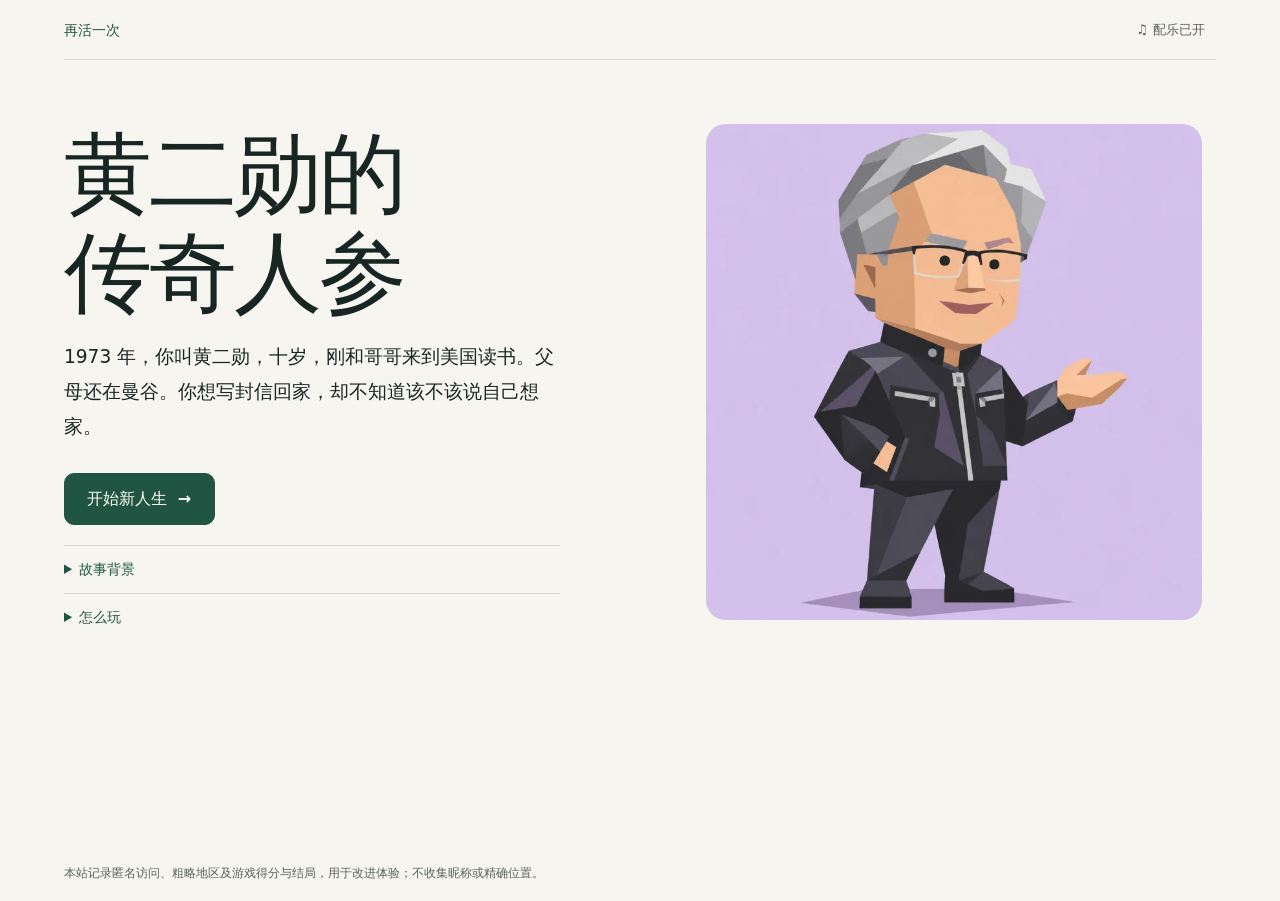
<file: index.html>
<!doctype html>
<html lang="zh-CN">
<head>
  <meta charset="utf-8">
  <meta name="viewport" content="width=device-width, initial-scale=1, viewport-fit=cover">
  <meta name="theme-color" content="#f7f5ef">
  <meta name="description" content="你叫黄二勋，从十岁开始，经历读书、打工、恋爱和成家。十六站，走到2036年。每次由你来选。">
  <title>黄二勋的传奇人参</title>
  <link rel="stylesheet" href="./styles.css?v=aa35fe107f70">
  <link rel="stylesheet" href="./life-trends.css">
  <link rel="stylesheet" href="./section-emotion.css">
</head>
<body>
  <a class="skip-link" href="#main">跳到主要内容</a>
  <div class="shell">
    <header class="site-header">
      <div id="site-heading"><span class="site-name">再活一次</span></div>
      <button id="music-toggle" class="btn" type="button" aria-label="配乐" aria-pressed="true" title="UCSL 读博模拟器原配乐" disabled>♫ 配乐已开</button>
    </header>
    <p id="notice" class="notice" role="status" hidden></p>
    <main id="main" tabindex="-1">
      <div class="home">
        <div class="home-opening">
          <h1 class="page-title"><span class="title-phrase">黄二勋的</span><span class="title-phrase">传奇人参</span></h1>
          <p class="home-intro">1973 年，你叫黄二勋，十岁，刚和哥哥来到美国读书。父母还在曼谷。你想写封信回家，却不知道该不该说自己想家。</p>
        </div>
        <figure class="home-art">
          <div class="home-art-surface"><img src="./assets/jensen-guide.webp" width="768" height="768" alt="银发、眼镜和黑色皮夹克的黄二勋插画小人"></div>
        </figure>
        <div class="home-start" id="startup">
          <p id="startup-status" role="status">正在载入游戏……</p>
          <button id="startup-retry" class="btn" type="button" hidden>重新加载</button>
        </div>
      </div>
      <noscript><p class="loading">请启用 JavaScript 后重新打开本页。</p></noscript>
    </main>
    <footer class="site-footer">本站记录匿名访问、粗略地区及游戏得分与结局，用于改进体验；不收集昵称或精确位置。</footer>
  </div>
  <dialog id="modal" aria-labelledby="modal-title">
    <div id="modal-content"></div>
  </dialog>
  <div id="announcement" class="visually-hidden" role="status"></div>
  <script>
    (function () {
      var status = document.getElementById('startup-status');
      var retry = document.getElementById('startup-retry');
      function update(message) {
        if (!status.isConnected) return;
        status.textContent = message;
        retry.hidden = false;
      }
      var slow = setTimeout(function () {
        update('网络有点慢，游戏仍在载入。');
      }, 8000);
      function checkStartup(event) {
        if (!event.target || event.target.id !== 'game-script') return;
        clearTimeout(slow);
        update('游戏未能载入，请重新加载。');
      }
      document.addEventListener('error', checkStartup, true);
      document.addEventListener('load', checkStartup, true);
      retry.addEventListener('click', function () { location.reload(); });
    })();
  </script>
  <script type="module" id="game-script" src="./game-37f5623d05bd.js"></script>
</body>
</html>
</file>
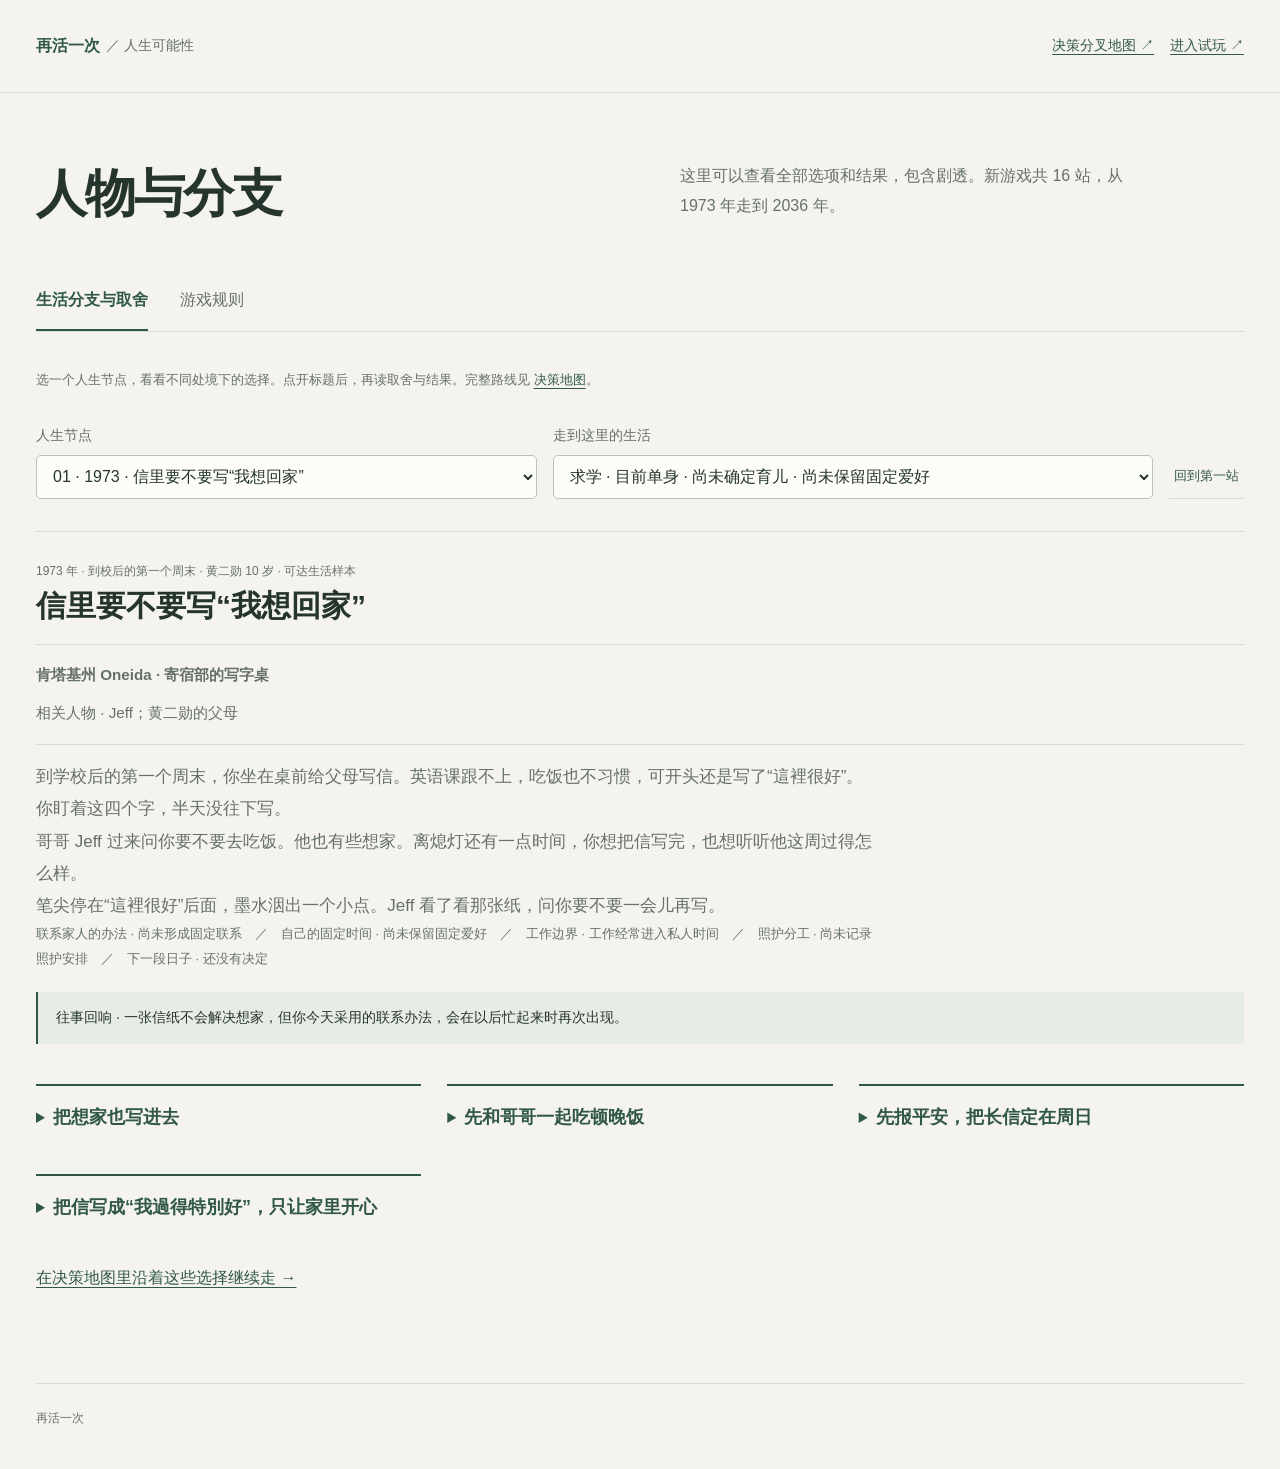
<file: atlas.html>
<!doctype html>
<html lang="zh-CN">
<head>
  <meta charset="utf-8"><meta name="viewport" content="width=device-width,initial-scale=1,viewport-fit=cover">
  <meta name="theme-color" content="#f4f3ee"><title>黄二勋的人生可能性 · 再活一次</title>
  <link rel="stylesheet" href="./atlas.css?v=57136124dd06">
</head>
<body>
  <a class="skip-link" href="#main">跳到主要内容</a>
  <header class="top"><a class="brand" href="./index.html">再活一次 <span>／ 人生可能性</span></a><a class="back" href="./map.html">决策分叉地图 ↗</a><a class="back" href="./index.html">进入试玩 ↗</a></header>
  <main id="main" tabindex="-1">
    <div class="intro"><h1>人物与分支</h1><p>这里可以查看全部选项和结果，包含剧透。新游戏共 16 站，从 1973 年走到 2036 年。</p></div>
    <nav class="tabs" role="tablist" aria-label="分支全览"><button id="tree-tab" data-tab="tree" role="tab" aria-controls="tree-panel" aria-selected="true">生活分支与取舍</button><button id="mechanics-tab" data-tab="mechanics" role="tab" aria-controls="mechanics-panel" aria-selected="false" tabindex="-1">游戏规则</button></nav>
    <section id="tree-panel" role="tabpanel" aria-labelledby="tree-tab" tabindex="0">
      <p class="note">选一个人生节点，看看不同处境下的选择。点开标题后，再读取舍与结果。完整路线见 <a href="./map.html">决策地图</a>。</p>
      <div class="controls"><label>人生节点<select id="step-select"></select></label><label>走到这里的生活<select id="route-select"></select></label><button id="reset-path" class="quiet">回到第一站</button></div>
      <div id="tree-content" aria-live="polite"><p>正在展开人生分支…</p></div>
    </section>
    <section id="mechanics-panel" role="tabpanel" aria-labelledby="mechanics-tab" tabindex="0" hidden>
      <article class="mechanics"><h2>游戏规则</h2>
      <div class="rules-grid">
        <div><h3>生活、处境与选择证据</h3><p>亲密关系、婚育安排、兴趣习惯和照护方式各自保留。精力、压力与资金是现实约束。性格从你作出的选择中观察，最后分别回看生活各方面。</p></div>
        <div><h3>十六站，每站三次选择</h3><p>从 1973 年到 2036 年，每站先处理生活中的事，再做准备、决定接下来的安排，共 48 次选择。你可以继续工作、东山再起，也可以退休、回到学术界、发展爱好或写传记。</p></div>
        <div><h3>感情需要共同选择</h3><p>相处、结婚、是否育儿会在相应关系条件下展开。已经结婚的人，后来也可能与伴侣修复关系、分居或离婚。单身、两人生活与养育孩子都有自己的后续。</p></div>
        <div><h3>准备改变现实机会</h3><p>部分职业决定有风险结果。技术、沟通、准备与疲劳共同影响概率，页面展示当时的条件。百分比是游戏设计值；生活里的付出也会占用这些精力和预算。</p></div>
        <div><h3>往事留下可见后果</h3><p>少年时期是否练球，会影响中年重拾爱好的难度；与家里怎样通信，会影响后来求援；早期毕业去向影响以后遇见的问题。后续也可以补救、重新安排和改变习惯。</p></div>
        <div><h3>时间和存档</h3><p>一局最多计时 26 分钟，时间到了就回看已经走过的经历。暂停或切走页面时不计时。新游戏共 16 站，到 2036 年；旧存档仍按原来的 12 站，到 2024 年。更早版本未记录的生活经历，从更新后的选择开始记。</p></div>
      </div>
      </article>
    </section>
  </main><footer>再活一次</footer>
  <script type="module" src="./atlas.js?v=3e45da804fec"></script>
</body></html>
</file>
<file: styles.css>
@font-face {
  font-family: "Life Handwriting";
  src: url("./assets/fonts/life-handwriting.woff") format("woff");
  font-style: normal;
  font-weight: 400;
  font-display: swap;
}

:root {
  color-scheme: light;
  --paper: #f5f3ec;
  --ink: #172623;
  --muted: #4d5b54;
  --accent: #205543;
  --accent-hover: #154334;
  --wash: #e1e8dd;
  --rule: #a8ada2;
  --outline: #65746a;
  --track: #d9dacf;
  --radius: 0.42rem;
  font-family: Inter, "PingFang SC", "Hiragino Sans GB", "Microsoft YaHei", "Noto Sans CJK SC", system-ui, sans-serif;
  font-size: 100%;
  font-weight: 400;
  line-height: 1.6;
  color: var(--ink);
  background: var(--paper);
  font-synthesis: none;
}

*, *::before, *::after { box-sizing: border-box; }
body { margin: 0; }
button, input { font: inherit; }
button { cursor: pointer; }
button:disabled { cursor: default; }
a { color: var(--accent); text-underline-offset: 0.22em; overflow-wrap: anywhere; }
p, ul, ol, dl { margin: 0; }
h1, h2, h3 { margin: 0; line-height: 1.22; }
p + p { margin-top: 0.8em; }
[hidden] { display: none !important; }
:focus-visible { outline: 2px solid var(--accent); outline-offset: 4px; }
::selection { background: var(--wash); color: var(--ink); }
.visually-hidden, .skip-link:not(:focus) {
  position: absolute;
  inline-size: 1px;
  block-size: 1px;
  overflow: hidden;
  clip-path: inset(50%);
  white-space: nowrap;
}
.skip-link:focus {
  position: fixed;
  z-index: 2;
  inset: 0.7rem auto auto 0.7rem;
  padding: 0.55rem 0.9rem;
  background: var(--paper);
}
.shell {
  max-width: 100rem;
  min-height: 100vh;
  min-height: 100svh;
  margin-inline: auto;
  padding-inline: clamp(1.125rem, 2.6vw, 2.5rem);
  display: flex;
  flex-direction: column;
}
.topbar {
  display: grid;
  grid-template-columns: 1fr auto 1fr;
  align-items: center;
  gap: 1.5rem;
  min-height: 5.25rem;
  border-bottom: 1px solid var(--outline);
  padding: 0.85rem 1.1rem;
}
.brand { display: flex; align-items: center; gap: 0.85rem; min-width: 0; }
.brand strong { font-size: clamp(1.13rem, 2vw, 1.8rem); white-space: nowrap; line-height: 1; }
.brand-mark { position: relative; display: block; flex: 0 0 2.6rem; height: 2.05rem; }
.brand-mark::before, .brand-mark::after {
  content: "";
  position: absolute;
  inset: 54% auto auto 14%;
  width: 76%;
  height: 1.5px;
  background: currentColor;
  transform-origin: left;
}
.brand-mark::before { transform: rotate(-26deg); }
.brand-mark::after { transform: rotate(19deg); }
.brand-mark i {
  position: absolute;
  z-index: 1;
  width: 0.53rem;
  height: 0.53rem;
  border-radius: 50%;
  border: 1.5px solid currentColor;
  background: var(--paper);
}
.brand-mark i:nth-child(1) { top: 42%; left: 5%; }
.brand-mark i:nth-child(2) { top: 15%; right: 9%; }
.brand-mark i:nth-child(3) { bottom: 10%; right: 9%; }
.top-actions { display: flex; justify-content: flex-end; gap: 0.8rem; }
.chapter-dots {
  list-style: none;
  padding: 0;
  display: flex;
  align-items: center;
  gap: clamp(0.55rem, 1.45vw, 1.25rem);
}
.chapter-dots li { width: 0.7rem; height: 0.7rem; border: 1px solid var(--accent); border-radius: 50%; }
.chapter-dots .past { background: var(--accent); }
.chapter-dots .current { background: var(--accent); outline: 1px solid var(--accent); outline-offset: 3px; }
.btn {
  display: inline-flex;
  gap: 0.65em;
  align-items: center;
  justify-content: center;
  min-height: 2.85rem;
  padding: 0.55rem 1.1rem;
  border: 1px solid var(--outline);
  border-radius: var(--radius);
  background: transparent;
  color: var(--ink);
  font-weight: 620;
  line-height: 1.35;
  text-align: center;
}
.btn:hover:not(:disabled) { background: var(--wash); }
.btn.primary { background: var(--accent); border-color: var(--accent); color: #fffdf7; }
.btn.primary:hover:not(:disabled) { background: var(--accent-hover); border-color: var(--accent-hover); }
.btn:disabled { background: var(--track); color: var(--muted); border-color: var(--track); }
.btn.large { min-height: 3.45rem; padding-inline: 1.45rem; font-size: 1.1rem; }
.btn.quiet { border-color: transparent; font-weight: 500; }
.actions { display: flex; align-items: center; flex-wrap: wrap; gap: 0.7rem; }
#main { flex: 1; }
.page-title:focus, #main:focus { outline: none; }
.footer { padding: 1rem 1.1rem 1.25rem; border-top: 1px solid var(--rule); font-size: 0.85rem; color: var(--muted); }
.notice { margin-top: 1rem; padding: 0.6rem 0.85rem; border: 1px solid var(--outline); border-radius: var(--radius); color: var(--muted); }
.loading { padding: 3rem 1rem; color: var(--muted); }
.eyebrow { color: var(--accent); font-size: 0.98rem; font-weight: 700; font-variant-numeric: tabular-nums; }
.subtle { color: var(--muted); font-size: 0.92rem; }

.home {
  display: grid;
  grid-template-columns: minmax(0, 1fr);
  gap: 1.3rem;
  width: min(100%, 72rem);
  margin-inline: auto;
  padding: clamp(1.75rem, 5vw, 4.5rem) 0 2rem;
}
.home-meta { border-top: 1px solid var(--outline); padding-top: 1rem; padding-bottom: 0.55rem; }
.home-meta dl { display: grid; grid-template-columns: auto 1fr; gap: 0.55rem 1.2rem; }
.home-meta dt { color: var(--muted); }
.home-meta dd { margin: 0; font-weight: 650; }
.home-meta p { margin-top: 1.1rem; }
.life-prologue { max-width: 40rem; display: grid; gap: 1.3rem; margin-top: 1.7rem; }
.life-prologue h2 { font-size: 1rem; color: var(--accent); margin-bottom: 0.5rem; }
.life-prologue p { color: var(--muted); line-height: 1.85; }
.opening-task { line-height: 1.8; }
.scene-context { margin-block: 1rem 1.2rem; font-size: 0.93rem; line-height: 1.7; overflow-wrap: anywhere; }
.scene-date { color: var(--accent); font-weight: 650; }
.street-address, .person-role { color: var(--muted); }
.cast-line { max-width: 64rem; }
.address-note { margin-top: 0.45rem; font-size: 0.82rem; color: var(--muted); }
.address-note summary { cursor: pointer; width: fit-content; }
.address-note p { margin-top: 0.45rem; }
.scene-mission { border-block: 1px solid var(--rule); padding-block: 1rem; margin-block: 1.3rem; }
.scene-mission h2 { font-size: 1.04rem; color: var(--accent); margin-bottom: 0.55rem; line-height: 1.6; }
.scene-mission h2 span { font-weight: 450; color: var(--muted); }
.mission-deliverable { color: var(--muted); font-size: 0.9rem; }

.game-layout {
  display: grid;
  grid-template-columns: clamp(10rem, 17.5vw, 16.5rem) minmax(0, 1fr);
  gap: clamp(1.7rem, 4vw, 4.2rem);
  padding: clamp(1.6rem, 2.5vw, 2.45rem) clamp(0rem, 1.2vw, 1.1rem);
}
.sidebar { padding: 0.35rem clamp(1rem, 2vw, 2rem) 0 0; border-inline-end: 1px solid var(--rule); }
.year { font-size: clamp(1.8rem, 4.25vw, 4.1rem); font-weight: 800; letter-spacing: -0.045em; line-height: 1.1; font-variant-numeric: tabular-nums; overflow-wrap: anywhere; }
.place { margin-top: 0.45rem; font-size: clamp(0.92rem, 1.4vw, 1.2rem); }
.chapter-nav { margin-top: 1.5rem; border-top: 1px solid var(--rule); padding-top: 1.25rem; }
.chapter-counter { font-size: 1rem; font-weight: 700; }
.chapter-list { position: relative; list-style: none; margin-top: 1rem; padding: 0 0 0 1.4rem; }
.chapter-list::before { content: ""; position: absolute; inset: 1.35rem auto 1.35rem 0.38rem; width: 1px; background: var(--outline); }
.chapter-list li {
  position: relative;
  margin-block: 0.32rem;
  padding: 0.47rem 0.58rem;
  line-height: 1.4;
  border-radius: var(--radius);
  font-size: clamp(0.88rem, 1.35vw, 1.15rem);
}
.chapter-list li::before {
  content: "";
  position: absolute;
  left: -1.42rem;
  top: 50%;
  width: 0.78rem;
  height: 0.78rem;
  transform: translateY(-50%);
  border-radius: 50%;
  border: 1px solid var(--accent);
  background: var(--paper);
}
.chapter-list .past::before, .chapter-list [aria-current]::before { background: var(--accent); }
.chapter-list [aria-current] { background: var(--accent); color: #fffdf7; font-weight: 700; }
.play-column { min-width: 0; }
.scene-header {
  display: flex;
  justify-content: space-between;
  gap: 0.45rem 1rem;
  flex-wrap: wrap;
  margin: 0 0 0.75rem;
}
.scene-clock { color: var(--muted); font-size: 0.88rem; font-variant-numeric: tabular-nums; }
.scene-title {
  padding: 0 0 0.75rem;
  border-bottom: 1px solid var(--outline);
  font-size: clamp(2rem, 3.9vw, 3.65rem);
  font-weight: 790;
  letter-spacing: -0.035em;
  overflow-wrap: anywhere;
}
.scene-story { margin-block: 1rem 1.2rem; font-size: clamp(1.06rem, 1.65vw, 1.4rem); line-height: 1.7; max-width: 49em; }
.story-text { white-space: pre-line; overflow-wrap: anywhere; }
.echo { border-inline-start: 2px solid var(--outline); padding-inline-start: 0.75rem; margin-block: 1.05rem; color: var(--muted); font-size: 0.95rem; }
.echo strong { color: var(--accent); }
.phase-form { margin: 1.55rem 0 0; }
.options {
  display: grid;
  gap: 0.72rem;
  border: 0;
  padding: 0;
  margin: 0;
  min-inline-size: 0;
}
.phase-heading { margin-bottom: 0.6rem; padding: 0; color: var(--accent); font-size: 1.17rem; font-weight: 730; }
.phase-description { max-width: 48rem; margin-bottom: 0.35rem; color: var(--muted); }
.choice-row {
  position: relative;
  display: grid;
  grid-template-columns: 2.5rem minmax(0, 1fr) auto;
  gap: 0.6rem 1.15rem;
  align-items: center;
  min-height: 5.05rem;
  padding: 0.75rem clamp(0.78rem, 2vw, 1.6rem);
  border: 1px solid var(--outline);
  border-radius: var(--radius);
  cursor: pointer;
}
.choice-row:hover, .choice-row:has(:checked) { background: var(--wash); border-color: var(--accent); }
.choice-row:has(:focus-visible) { outline: 2px solid var(--accent); outline-offset: 3px; }
.choice-row:has(:disabled) { cursor: default; color: var(--muted); border-color: var(--rule); }
.choice-row:has(:disabled):hover { background: transparent; }
.option-letter { color: var(--accent); font-size: 1.55rem; font-weight: 740; text-align: center; border-inline-end: 1px solid var(--outline); padding-inline-end: 0.45rem; }
.option-title { display: block; font-size: clamp(1.08rem, 1.7vw, 1.38rem); font-weight: 720; line-height: 1.4; overflow-wrap: anywhere; }
.option-description { display: block; color: var(--muted); font-size: clamp(0.9rem, 1.25vw, 1.06rem); overflow-wrap: anywhere; }
.option-preview { display: flex; flex-wrap: wrap; gap: 0.1rem 1rem; margin-top: 0.18rem; color: var(--accent); font-size: 0.87rem; }
.option-preview b { font-weight: 680; }
.option-preview b + b { margin-inline-start: 0.5em; }
.radio-mark { inline-size: 1.1rem; block-size: 1.1rem; border: 1px solid var(--outline); border-radius: 50%; }
.choice-row:has(:checked) .radio-mark { border: 0.29rem solid var(--accent); background: var(--paper); }
.choice-row:has(:disabled) .radio-mark { visibility: hidden; }
.turn-bar {
  border-top: 1px solid var(--rule);
  display: grid;
  grid-template-columns: minmax(0, 1fr) auto;
  align-items: start;
  gap: 0.65rem 2.4rem;
  margin-top: 1.35rem;
  padding-top: 1rem;
}
.turn-bar > .btn { min-width: 10.5rem; }
.stat-grid { display: grid; grid-template-columns: repeat(3, minmax(0, 1fr)); gap: 0.6rem clamp(0.6rem, 2.5vw, 2.1rem); min-width: 0; }
.stat-grid label { min-width: 0; font-variant-numeric: tabular-nums; }
.stat-grid label span { display: block; font-size: 0.92rem; font-weight: 650; }
progress, meter {
  display: block;
  width: 100%;
  height: 0.45rem;
  border: 0;
  border-radius: 1rem;
  background: var(--track);
  overflow: hidden;
}
progress { margin-top: 0.34rem; appearance: none; }
progress::-webkit-progress-bar { background: var(--track); }
progress::-webkit-progress-value { background: var(--accent); border-radius: 1rem; }
progress::-moz-progress-bar { background: var(--accent); border-radius: 1rem; }
.meter-track { width: 100%; height: 0.4rem; border-radius: 1rem; background: var(--track); overflow: hidden; }
.meter-track span { display: block; height: 100%; border-radius: 1rem; background: var(--accent); }
.more-stats { margin-top: 0.5rem; font-size: 0.84rem; }
.more-stats .stat-grid { margin-top: 0.6rem; }
summary { cursor: pointer; color: var(--accent); }
.scene-fact { margin-top: 1.05rem; font-size: 0.9rem; }
.scene-fact summary, .archive .source-list { padding-block: 0.42rem; }
.fact-body { padding-block: 0.45rem 0.7rem; }
.fact-body p + p { margin-top: 0.45rem; }
.source-list { padding-inline-start: 1.2rem; margin-top: 0.5rem; }
.source-list li + li { margin-top: 0.35rem; }
.prep-result { margin-top: 1rem; }
.prep-result > div { margin-block: 0.45rem 0.8rem; }
.result { margin-top: 1.5rem; max-width: 54rem; }
.result h2 { margin-block: 0.55rem 0.75rem; font-size: clamp(1.4rem, 2.4vw, 2.1rem); overflow-wrap: anywhere; }
.result .story-text { font-size: clamp(1.03rem, 1.4vw, 1.22rem); }
.result .subtle { margin-top: 0.65rem; }

.ending-layout { display: grid; grid-template-columns: minmax(0, 0.95fr) minmax(0, 1.05fr); gap: clamp(2rem, 5.3vw, 5rem); padding: clamp(2rem, 5.4vw, 4.5rem) clamp(0rem, 2.5vw, 2.1rem); }
.ending-layout > * { min-width: 0; }
.ending-life h1 { font-size: clamp(2.55rem, 4.75vw, 4.7rem); letter-spacing: -0.045em; margin-block: 0.35rem 0.8rem; overflow-wrap: anywhere; }
.ending-subtitle { color: var(--accent); font-size: 1.12rem; font-weight: 650; }
.ending-life .story-text { margin-top: 1.1rem; }
.ending-life .actions { margin-block: 1.3rem 1.65rem; }
.highlights { margin-block: 1.4rem; border-top: 1px solid var(--rule); padding-top: 1rem; }
.highlights h2, .ending-life .journal h2 { margin-bottom: 0.65rem; font-size: 1.15rem; }
.highlights li + li { margin-top: 0.65rem; }
.portrait { padding-inline-start: clamp(1.4rem, 3.6vw, 3.6rem); border-inline-start: 1px solid var(--rule); }
.portrait > h2 { font-size: clamp(1.7rem, 3.15vw, 2.6rem); margin-block: 0.35rem 0.7rem; overflow-wrap: anywhere; }
.portrait > p { margin-block: 0.65rem; }
.dimension-group { margin-top: 1.2rem; }
.dimension-group h3 { font-size: 0.96rem; padding-bottom: 0.45rem; border-bottom: 1px solid var(--outline); }
.dimension { border-bottom: 1px solid var(--rule); }
.dimension summary { padding-block: 0.58rem; font-weight: 650; }
.dimension summary .dimension-meta { display: block; color: var(--muted); font-size: 0.86rem; font-weight: 450; }
.dimension-body { padding: 0.15rem 0 0.85rem 0.9rem; font-size: 0.92rem; }
.dimension-scale { display: flex; justify-content: space-between; align-items: start; gap: 0.6rem; margin-top: 0.25rem; font-size: 0.78rem; color: var(--muted); }
.dimension-body ul { padding-inline-start: 1.1rem; margin-top: 0.55rem; }
.dimension-body li + li { margin-top: 0.45rem; }
.journal { list-style: none; padding: 0; }
.journal-entry { border-top: 1px solid var(--rule); }
.journal-entry summary { min-height: 2.7rem; padding-block: 0.55rem; }
.journal-entry div { padding: 0 0 0.95rem 0.8rem; }
.journal-entry p { margin-top: 0.25rem; }
.archive { margin-top: 1.15rem; }

dialog {
  width: min(36rem, calc(100% - 2rem));
  max-height: min(45rem, calc(100% - 2rem));
  padding: 0;
  border: 1px solid var(--outline);
  border-radius: var(--radius);
  background: var(--paper);
  color: var(--ink);
  overscroll-behavior: contain;
}
dialog::backdrop { background: rgb(23 38 35 / 46%); }
body:has(dialog[open]) { overflow: hidden; }
#modal-content { padding: clamp(1.2rem, 3.8vw, 2rem); }
.modal-head { margin-bottom: 0.8rem; }
.modal-head h2 { font-size: clamp(1.4rem, 3vw, 1.9rem); overflow-wrap: anywhere; }
.modal-body { min-width: 0; overflow-wrap: anywhere; }
.modal-body .actions, #modal-content > .actions { justify-content: flex-end; margin-top: 1.2rem; }
.modal-body .subtle { margin-top: 0.45rem; }
.field { display: grid; gap: 0.35rem; margin-top: 0.9rem; font-weight: 650; }
.field input { padding: 0.6rem 0.7rem; border: 1px solid var(--outline); border-radius: var(--radius); background: transparent; color: var(--ink); font-weight: 400; width: 100%; }
.confirm-effects { border-top: 1px solid var(--rule); margin-top: 0.8rem; padding-top: 0.6rem; }
.confirm-outcomes { list-style: none; padding: 0; margin-top: 0.8rem; }
.confirm-outcomes li { border-top: 1px solid var(--rule); padding-block: 0.55rem; }
.confirm-outcomes p { margin-top: 0.22rem; }
.probability-basis { margin-top: 0.65rem; }
.probability-basis ul { padding-inline-start: 1.25rem; }

.phase-progress { display:flex; flex-wrap:wrap; gap:0.5rem 1.4rem; list-style:none; padding:0; margin:0.7rem 0 1.1rem; color:var(--muted); font-size:0.86rem; }
.phase-progress li { display:flex; align-items:center; gap:0.4rem; }
.phase-progress li span { display:inline-grid; place-items:center; width:1.35rem; height:1.35rem; border:1px solid var(--rule); border-radius:50%; font-size:0.75rem; }
.phase-progress [aria-current] { color:var(--accent); font-weight:700; }
.phase-progress [aria-current] span { background:var(--accent); border-color:var(--accent); color:var(--paper); }
.phase-progress .complete span { background:var(--wash); border-color:var(--accent); }
.life-commitments { margin-top:1.4rem; border-top:1px solid var(--rule); padding-top:0.9rem; font-size:0.84rem; }
.life-commitments dl { margin-top:0.8rem; }
.life-commitments dl div + div { margin-top:0.7rem; }
.life-commitments dt { color:var(--muted); }
.life-commitments dd { margin:0; font-weight:600; }
.option-tradeoff { display:block; margin-top:0.4rem; font-size:0.88rem; color:var(--muted); line-height:1.65; }
.result-resources { margin-top:0.9rem; font-size:0.88rem; }
.career-reflection { border-inline-start:1px solid var(--rule); padding-inline-start:clamp(1.4rem,3.6vw,3.6rem); align-self:start; }
.career-reflection h2 { margin:0.5rem 0; font-size:clamp(1.5rem,2.7vw,2.3rem); }
.career-reflection .story-text { margin-top:0.8rem; }
.life-facets { grid-column:1 / -1; display:grid; grid-template-columns:repeat(2,minmax(0,1fr)); gap:2rem 3rem; }
.resource-history { grid-column:1 / -1; min-width:0; border-top:1px solid var(--rule); padding:1rem 0; }
.resource-history > summary { color:var(--accent); font-weight:700; }
.resource-history > p { margin:1rem 0; max-width:65rem; }
.resource-controls { display:flex; flex-wrap:wrap; gap:1rem; }
.resource-controls label { display:grid; gap:.35rem; color:var(--muted); font-size:.9rem; }
.resource-controls select { padding:.6rem .8rem; min-height:44px; border:1px solid var(--rule); border-radius:8px; background:var(--paper); color:var(--ink); font:inherit; }
.resource-receipts { display:grid; gap:.65rem; padding-left:1.4rem; }
.resource-receipts p { margin:.2rem 0 0; color:var(--muted); }
.life-facet { border-top:1px solid var(--outline); padding-top:1rem; min-width:0; }
.life-facet h3 { margin-block:0.5rem 0.8rem; font-size:clamp(1.3rem,2vw,1.8rem); }
.life-facet > p:not(.eyebrow) { color:var(--muted); }
.life-facet details { margin-top:1rem; font-size:0.9rem; }
.life-facet ul { padding-left:1.2rem; margin-top:0.8rem; }
.life-facet li + li { margin-top:0.8rem; }
.life-facet li p { margin-top:0.2rem; color:var(--muted); }
.career-journal-heading { margin-top:2rem; }
.journal-heading { margin-bottom:1rem; }
.whole-life-ending .dimension-report { grid-column:auto; }

@media (max-width:40rem) {
  .phase-progress { gap:0.4rem 1rem; font-size:0.8rem; }
  .life-commitments { margin-top:0.7rem; padding-top:0.65rem; }
  .life-commitments dl { display:grid; grid-template-columns:repeat(2,minmax(0,1fr)); gap:0.6rem; }
  .life-commitments dl div + div { margin:0; }
  .life-facets { grid-template-columns:1fr; gap:1.5rem; }
  .career-reflection { border-inline-start:0; border-top:1px solid var(--rule); padding:1.2rem 0 0; }
}

@media (max-width: 52rem) {
  .topbar { padding-inline: 0; gap: 0.7rem; }
  .top-actions { gap: 0.45rem; }
  .top-actions .btn { padding-inline: 0.65rem; font-size: 0.9rem; }
  .game-layout { gap: 1.35rem; grid-template-columns: 8.4rem minmax(0, 1fr); }
  .sidebar { padding-inline-end: 0.85rem; }
  .turn-bar { gap: 0.7rem 1.25rem; }
  .ending-layout { gap: 1.7rem; }
}
@media (max-width: 40rem) {
  .topbar { grid-template-columns: minmax(0, 1fr) auto; min-height: 3.95rem; }
  #top-progress { display: none; }
  .brand { gap: 0.38rem; }
  .brand-mark { flex-basis: 1.85rem; height: 1.8rem; }
  .brand-mark i { width: 0.39rem; height: 0.39rem; }
  .top-actions .btn { padding-inline: 0.6rem; min-height: 2.75rem; }
  .footer { padding-inline: 0; }
  .game-layout { display: block; padding-top: 0.9rem; }
  .sidebar { padding: 0; border: 0; margin-bottom: 1rem; }
  .location { display: flex; align-items: baseline; flex-wrap: wrap; gap: 0.25rem 0.7rem; }
  .year { font-size: 1.65rem; }
  .place { margin: 0; }
  .chapter-nav { margin-top: 0.7rem; padding-top: 0.6rem; border-top: 1px solid var(--rule); }
  .chapter-list { display: none; }
  .chapter-counter { color: var(--muted); font-size: 0.85rem; font-weight: 540; }
  .scene-title { padding-bottom: 0.65rem; }
  .scene-story { margin-block: 0.8rem 1rem; }
  .phase-form { margin-top: 1.2rem; }
  .choice-row { grid-template-columns: 1.65rem minmax(0, 1fr) auto; gap: 0.55rem; }
  .option-letter { font-size: 1.1rem; padding-inline-end: 0.35rem; }
  .option-preview { gap: 0.05rem 0.6rem; }
  .radio-mark { inline-size: 0.9rem; block-size: 0.9rem; }
  .choice-row:has(:checked) .radio-mark { border-width: 0.22rem; }
  .turn-bar { grid-template-columns: 1fr; gap: 0.85rem; }
  .turn-bar > .btn { width: 100%; }
  .stat-grid { gap: 0.55rem; }
  .stat-grid label span { font-size: 0.85rem; }
  .ending-layout { display: block; padding-block: 1.8rem; }
  .portrait { margin-top: 1.6rem; padding: 1.4rem 0 0; border: 0; border-top: 1px solid var(--outline); }
}
@media (max-width: 23rem) {
  .shell { padding-inline: 0.8rem; }
  .topbar { gap: 0.35rem; }
  .top-actions { gap: 0.3rem; }
}
@media (forced-colors: active) {
  .choice-row:has(:checked) { border: 2px solid Highlight; }
  .chapter-dots .current { outline-color: Highlight; }
  .meter-track span { background: Highlight; }
}
.mobile-chapter { display: none; }
.atlas-link { display: inline-block; margin-top: 0.7rem; font-size: 0.91rem; }
.year.long-year { font-size: clamp(1.7rem, 2.7vw, 2.65rem); }
.journal-entry .journal-detail { padding: 0 0 0.9rem 0.8rem; }
.journal-entry .fact-body { padding: 0.35rem 0 0.5rem; }
.highlights ul { padding-inline-start: 1.2rem; }
.highlights p { margin-top: 0.2rem; }
.journal-heading { margin-bottom: 0.7rem; font-size: 1.26rem; }
.route-summary { margin-bottom: 0.7rem; }
.life-chart {
  grid-column: 1 / -1;
  border-top: 1px solid var(--outline);
  padding-top: 1.2rem;
  scroll-margin-top: 1rem;
}
.life-chart h2 { margin-bottom: 0.35rem; font-size: clamp(1.5rem, 3vw, 2.35rem); }
.chart-scroll { overflow-x: auto; margin-top: 0.85rem; }
.chart-scroll svg { display: block; width: 100%; height: auto; }
.chart-gridline { stroke: var(--rule); stroke-width: 1; }
.chart-tick, .candle-year { fill: var(--muted); font-size: 12px; }
.candle-close { fill: var(--ink); font-size: 12px; font-weight: 700; }
.candle { color: var(--accent); cursor: pointer; }
.candle.up { color: #7b5327; }
.candle.flat { color: var(--muted); }
.candle-hit { fill: transparent; stroke: transparent; stroke-width: 1.5px; }
.candle:hover .candle-hit { fill: rgb(32 85 67 / 6%); }
.candle.selected .candle-hit { fill: rgb(32 85 67 / 7%); stroke: var(--outline); }
.candle:focus-visible .candle-hit { stroke: var(--accent); stroke-width: 2.5px; }
.candle-wick { stroke: currentColor; stroke-width: 2; }
.candle-body { fill: currentColor; }
.candle-detail { margin-top: 1rem; padding: 0.9rem 0 0.15rem; border-top: 1px solid var(--rule); }
.candle-detail-heading { display: flex; align-items: baseline; gap: 0.35rem 1rem; flex-wrap: wrap; margin-bottom: 0.4rem; }
.candle-detail p { max-width: 57rem; }
.candle-detail .story-text { margin-top: 0.3rem; }
.chart-values, .chart-components { display: grid; grid-template-columns: repeat(4, minmax(0, 1fr)); gap: 0.65rem; margin-top: 0.8rem; max-width: 37rem; }
.chart-values div, .chart-components div { border-top: 1px solid var(--rule); padding-top: 0.35rem; }
.chart-values dt, .chart-components dt { color: var(--muted); font-size: 0.86rem; }
.chart-values dd, .chart-components dd { margin: 0; font-weight: 700; font-variant-numeric: tabular-nums; }
.ending-journal { grid-column: auto; }
.ending-layout { row-gap: 2.3rem; }
.dimension-meter { display: block; margin-top: 0.5rem; }
.dimension-report { scroll-margin-top: 1.5rem; }
.dimension-report .dimension-scale { font-weight: 400; font-size: 0.72rem; }
.dimension-report .dimension-meta { font-size: 0.77rem; }
@media (min-width: 80rem) {
  .dimension-columns { display: grid; grid-template-columns: repeat(2,minmax(0,1fr)); gap: 0 1.8rem; }
}

@media (max-width: 40rem) {
  .mobile-chapter { display: inline; }
  .year.long-year { font-size: 1.65rem; }
  .life-chart, .ending-journal { margin-top: 1.7rem; }
}
@media (forced-colors: active) {
  .candle.selected .candle-hit { stroke: Highlight; }
  .candle:focus-visible .candle-hit { stroke: Highlight; stroke-dasharray: 4 2; }
}

/* Story-led UI. Shared game, unchanged engine and saved-state contract. */
:root {
  --paper: #f7f5ef;
  --muted: #59635b;
  --wash: #e8eddf;
  --rule: #d4d5c9;
  --outline: #a9b2a3;
  --radius: 0.625rem;
}
.shell { max-width: 86rem; padding-inline: clamp(1rem, 4vw, 3.5rem); }
.topbar { min-height: 5rem; padding-inline: 0; border-color: var(--rule); gap: 1rem; }
.brand strong { font-size: 1.4rem; letter-spacing: 0.02em; }
.brand-mark { flex-basis: 2rem; height: 1.8rem; color: var(--accent); }
.top-actions .btn { border-color: transparent; color: var(--accent); font-size: 0.92rem; padding-inline: 0.7rem; }
.chapter-dots { gap: 0.8rem; }
.chapter-dots li { width: 0.45rem; height: 0.45rem; border-color: var(--outline); background: var(--rule); }
.chapter-dots .past, .chapter-dots .current { background: var(--accent); }
.btn { transition: background-color 140ms ease-out, border-color 140ms ease-out; min-height: 2.85rem; }
.btn.large { min-height: 3.25rem; font-size: 1rem; padding-inline: 1.4rem; }
.btn:active:not(:disabled) { transform: translateY(1px); }
.btn:disabled { color: #53604d; background: #e1e4d8; border-color: #e1e4d8; }
.home h1 { font-size: clamp(2.65rem, 7vw, 5.5rem); line-height: 1.13; font-weight: 800; letter-spacing: -0.035em; margin-bottom: 1rem; text-wrap: balance; }
.home .title-phrase { display: inline-block; white-space: nowrap; }
.home-intro { font-size: clamp(1rem, 1.55vw, 1.16rem); line-height: 1.9; max-width: 31rem; }
.home-art { margin: 0; width: min(45%, 13rem); justify-self: center; }
.home-art-surface { border-radius: 1.25rem; overflow: hidden; background: #ebe6f1; }
.home-art img { display: block; width: 100%; height: auto; object-fit: contain; }
.life-prologue { gap: 0; margin-top: 1.25rem; max-width: 31rem; }
.life-prologue details { border-top: 1px solid var(--rule); }
.life-prologue summary, .home-explore > summary { padding-block: 0.75rem; font-size: 0.9rem; }
.life-prologue p, .home-explore p { font-size: 0.9rem; line-height: 1.85; padding-block: 0.25rem 0.8rem; }
.home-explore { border-top: 1px solid var(--rule); max-width: 31rem; }
@media (min-width: 48rem) {
  .home { grid-template-columns: minmax(0, 1fr) minmax(0, 0.95fr); grid-template-rows: auto 1fr; gap: 1.75rem clamp(2rem, 6vw, 5.5rem); align-items: start; }
  .home-art { grid-column: 2; grid-row: 1 / span 2; width: 100%; max-width: 31rem; }
  .home-start { grid-column: 1; }
  .home .title-phrase { display: block; }
}
.explore-links { display: grid; gap: 0.5rem; padding-bottom: 1rem; }
.explore-links .atlas-link { margin: 0; min-height: 2.75rem; display: inline-flex; align-items: center; }
.game-layout { display: block; padding: 0; }
.journey-strip { display: flex; flex-wrap: wrap; align-items: center; justify-content: space-between; gap: 0.5rem 1.4rem; padding-block: 1.35rem; border-bottom: 1px solid var(--rule); }
.location { display: flex; align-items: baseline; flex-wrap: wrap; gap: 0.6rem 1rem; }
.year, .year.long-year { font-size: 1.45rem; font-weight: 700; letter-spacing: -0.02em; line-height: 1.4; }
.place { font-size: 0.9rem; color: var(--muted); margin: 0; }
.place span { margin-inline: 0.7rem; color: var(--outline); }
.chapter-nav { position: relative; margin: 0; padding: 0; border: 0; font-size: 0.84rem; }
.chapter-nav > summary { min-height: 2.75rem; display: flex; align-items: center; gap: 0.65rem; }
.chapter-nav > summary::after { content: '⌄'; }
.chapter-list { position: absolute; display: block; top: 2.25rem; right: 0; width: 13rem; z-index: 2; margin: 0; padding: 0.8rem 0.8rem 0.8rem 2.2rem; background: var(--paper); border: 1px solid var(--rule); border-radius: 0.75rem; box-shadow: 0 10px 30px rgb(23 38 35 / 9%); }
.chapter-list::before { left: 1.15rem; }
.chapter-list li { font-size: 0.9rem; }
.play-column { display: grid; grid-template-columns: minmax(0, 0.95fr) minmax(0, 1fr); column-gap: clamp(2.5rem, 5vw, 5rem); row-gap: 1.5rem; padding-block: 1.3rem 2.5rem; }
.scene-header { grid-column: 1 / -1; align-items: center; margin: 0 0 0.2rem; }
.phase-progress { margin: 0; gap: 1rem; font-size: 0.84rem; }
.phase-progress li + li::before { content: ''; width: 1.8rem; height: 1px; background: var(--rule); margin-right: 0.5rem; }
.phase-progress li span { width: 1.4rem; height: 1.4rem; }
.scene-clock { font-size: 0.76rem; color: var(--muted); }
.scene-stage, .decision-stage { min-width: 0; }
.scene-stage > .eyebrow { font-size: 0.86rem; margin-bottom: 0.7rem; }
.scene-title { padding: 0; border: 0; font-size: clamp(1.7rem, 2.8vw, 2.55rem); line-height: 1.35; letter-spacing: -0.02em; text-wrap: pretty; }
.scene-art { position: relative; margin: 1.25rem 0 0; border-radius: 1rem; overflow: hidden; }
.scene-art img { width: 100%; height: auto; max-height: 16rem; object-fit: cover; display: block; }
.scene-story { margin-block: 1.2rem; font-size: 1rem; line-height: 1.9; white-space: normal; }
.story-more { margin-top: 0.55rem; font-size: 0.96rem; }
.story-more summary { font-size: 0.86rem; padding-block: 0.45rem; }
.story-more p { margin-top: 0.4rem; }
.scene-mission { border: 0; background: #ebeee3; border-radius: 0.75rem; padding: 1rem 1.15rem; margin-block: 1.25rem; font-size: 0.9rem; line-height: 1.8; }
.scene-mission h2 { font-size: 1rem; margin-bottom: 0.4rem; }
.scene-mission h2 span { display: block; font-size: 0.8rem; }
.mission-deliverable { font-size: 0.8rem; margin-top: 0.35rem; }
.mission-deliverable summary { padding-block: 0.4rem; }
.scene-context, .life-commitments { margin: 0; border-top: 1px solid var(--rule); padding: 0; font-size: 0.85rem; }
.scene-context > summary, .life-commitments > summary { padding-block: 0.8rem; min-height: 2.75rem; }
.context-body { padding-bottom: 1rem; line-height: 1.8; }
.context-body p + p { margin-top: 0.6rem; }
.life-commitments dl { margin: 0; padding-block: 0.3rem 1rem; display: grid; grid-template-columns: repeat(2, minmax(0, 1fr)); gap: 0.7rem; }
.life-commitments dl div + div { margin: 0; }
.echo { margin-block: 1rem 0; font-size: 0.85rem; line-height: 1.8; }
.decision-stage { padding-top: 0.1rem; }
.choices-jump { display: none; }
.phase-form { margin: 0; }
.phase-form:focus { outline: none; }
.phase-heading { font-size: clamp(1.2rem, 1.75vw, 1.55rem); margin-bottom: 1rem; color: var(--ink); line-height: 1.5; }
.phase-description { font-size: 0.9rem; margin-bottom: 0.5rem; line-height: 1.75; }
.options { gap: 0.75rem; }
.choice-row { grid-template-columns: 1.85rem minmax(0, 1fr) 1.1rem; align-items: start; gap: 0.8rem; padding: 1.1rem 1.05rem; border: 1px solid var(--rule); border-radius: 0.9rem; background: #fcfbf7; min-height: 5.25rem; transition: background-color 140ms ease-out, border-color 140ms ease-out; }
.choice-row:hover { background: #f0f2e9; }
.choice-row:has(:checked) { background: var(--wash); border-color: var(--accent); }
.option-letter { border: 0; padding: 0; border-radius: 0.45rem; background: #ebeddf; color: var(--accent); font-size: 0.93rem; font-weight: 700; width: 1.85rem; height: 1.85rem; display: grid; place-items: center; }
.choice-row:has(:checked) .option-letter { background: var(--accent); color: #fffdf7; }
.option-title { font-size: 1.02rem; line-height: 1.55; font-weight: 680; }
.option-description { font-size: 0.86rem; line-height: 1.75; margin-top: 0.3rem; }
.option-expanded { display: none; margin-top: 0.65rem; padding-top: 0.65rem; border-top: 1px solid #cbd4c0; font-size: 0.85rem; line-height: 1.75; color: var(--muted); }
.option-preview { display: none; margin-top: 0.55rem; font-size: 0.82rem; line-height: 1.75; }
.option-preview > span { display: block; }
.choice-row:has(:checked) .option-expanded, .choice-row:has(:checked) .option-preview,
.choice-row:has(:disabled) .option-preview { display: block; }
.choice-row:has(:disabled) { background: #f1f0e9; }
.radio-mark { border: 0; width: 1.1rem; height: 1.85rem; line-height: 1.85rem; color: transparent; font-weight: 700; }
.choice-row:has(:checked) .radio-mark { color: var(--accent); background: none; border: 0; }
.choice-hint { min-height: 1.5rem; color: var(--muted); font-size: 0.8rem; margin-top: 0.85rem; }
.turn-bar { grid-template-columns: 1fr; gap: 1rem; margin-top: 0.85rem; padding-top: 1rem; }
.turn-bar > .btn { width: 100%; }
.stat-grid { gap: 1rem; }
.stat-grid label span { font-size: 0.8rem; font-weight: 500; }
progress { height: 0.25rem; }
.more-stats { font-size: 0.78rem; margin-top: 0.65rem; }
.more-stats > summary { min-height: 2rem; display: flex; align-items: center; gap: 0.4rem; }
.more-stats > summary::before { content: '+'; }
.more-stats[open] > summary::before { content: '−'; }
.more-stats .stat-grid { gap: 0.8rem; }
.scene-sources { grid-column: 1 / -1; border-top: 1px solid var(--rule); padding-top: 0.35rem; }
.scene-fact { margin-top: 0.25rem; font-size: 0.84rem; }
.scene-fact > summary { min-height: 2.75rem; padding-block: 0.7rem; }
.result { margin: 0; padding: 1.5rem; background: var(--wash); border-radius: 1rem; }
.result h2 { margin-top: 0; font-size: 1.65rem; line-height: 1.5; }
.result .story-text { font-size: 1rem; line-height: 1.9; }
.result .subtle { font-size: 0.85rem; }
.is-result .scene-stage { align-self: start; }
.is-result .scene-context { margin-top: 1.5rem; }
dialog { border-color: var(--rule); border-radius: 1.1rem; box-shadow: 0 18px 65px rgb(23 38 35 / 16%); }
.field input { min-height: 3rem; background: #fffdf8; }
.confirm-outcomes { display: grid; gap: 0.4rem; }
.confirm-outcomes li { padding-block: 0.75rem; }
.ending-layout { padding: 3rem 0; gap: 2.5rem 3rem; }
.ending-life h1 { font-size: clamp(2rem, 4vw, 3.5rem); line-height: 1.3; }
.ending-links { display: flex; flex-wrap: wrap; gap: 0.25rem 1.25rem; margin-top: 0.7rem; }
.ending-links .atlas-link { display: inline-flex; align-items: center; min-height: 2.75rem; margin: 0; }
.life-facets { gap: 1.25rem; }
.life-facet { background: #fcfbf7; border: 1px solid var(--rule); border-radius: 1rem; padding: 1.4rem; }
.life-facet h3 { font-size: 1.2rem; }
.life-facet .facet-status { font-size: 1.05rem; font-weight: 600; margin-top: 0.65rem; }
.life-facet p { font-size: 0.95rem; line-height: 1.85; }
.dimension summary, .journal-entry summary { padding-block: 0.85rem; }
.notice { background: var(--wash); border-color: var(--rule); }
.ending-personality { align-self: start; border: 1px solid var(--rule); padding: clamp(1.3rem, 3vw, 2.4rem); background: #fcfbf7; text-align: center; }
.personality-art { width: min(55%, 14rem); margin: 1.25rem auto; }
.personality-art img { width: 100%; height: auto; display: block; }
.ending-personality h2 { font-size: clamp(1.7rem, 3vw, 2.5rem); line-height: 1.35; overflow-wrap: anywhere; text-wrap: balance; }
.personality-intro { margin-top: 0.8rem; text-wrap: pretty; }
.personality-evidence { text-align: left; border-top: 1px solid var(--rule); margin-top: 1.4rem; padding-top: 1.1rem; }
.personality-evidence h3 { font-size: 1rem; }
.personality-evidence ul { list-style: none; padding: 0; display: grid; gap: 0.7rem; margin-top: 0.75rem; }
.personality-evidence span { display: block; color: var(--muted); font-size: 0.78rem; }
.personality-evidence strong { display: block; font-size: 0.94rem; font-weight: 600; overflow-wrap: anywhere; }
.ending-personality .actions { justify-content: center; margin-top: 1.4rem; }
.ending-personality .actions .btn { width: 100%; }
.ending-personality .subtle { margin-top: 0.65rem; font-size: 0.8rem; }
.personality-details { display: inline-flex; align-items: center; min-height: 2.75rem; font-size: 0.86rem; margin-top: 0.25rem; }
.whole-life-ending > .career-reflection { grid-column: 1 / -1; border: 0; border-top: 1px solid var(--rule); padding: 1.5rem 0 0; }
.share-card-modal { max-height: calc(100dvh - 2rem); }
.share-card-modal #modal-content { display: flex; flex-direction: column; max-height: calc(100dvh - 2rem - 2px); padding: 0; }
.share-card-modal .modal-head { padding: 1.1rem 1.25rem; margin: 0; flex: 0 0 auto; border-bottom: 1px solid var(--rule); }
.share-card-modal .modal-head h2 { font-size: 1.2rem; }
.share-card-modal .modal-body { padding: 1rem; overflow-y: auto; min-height: 0; }
.share-card-image { display: block; width: 100%; height: auto; background: var(--paper); }
.share-card-help { font-size: 0.8rem; margin-top: 0.7rem; color: var(--muted); }
.share-card-footer { padding: 0.8rem 1.1rem 1.1rem; border-top: 1px solid var(--rule); flex: 0 0 auto; }
.share-card-footer .subtle { font-size: 0.79rem; }
.share-card-footer .actions { justify-content: flex-end; gap: 0.5rem; margin-top: 0.65rem; }
.share-card-footer .btn { font-size: 0.9rem; padding-inline: 0.85rem; }
.share-card-footer a.btn { display: inline-flex; align-items: center; justify-content: center; text-decoration: none; }
@media (max-width: 62rem) {
  .play-column { grid-template-columns: 1fr; row-gap: 1.5rem; }
  .scene-stage { max-width: none; }
  .scene-title { max-width: 30rem; }
  .scene-art { max-width: 32rem; }
  .scene-art img { max-height: 13rem; }
  .scene-story { max-width: 45rem; }
  .scene-header, .scene-sources { grid-column: 1; }
  .scene-stage .life-commitments { font-size: 0.82rem; }
  .decision-stage { scroll-margin-top: 1rem; }
  .choices-jump { display: inline-flex; align-items: center; min-height: 2.75rem; gap: 0.5rem; font-size: 0.85rem; margin-top: 0.4rem; }
  .phase-form { scroll-margin-top: 1rem; }
  .turn-bar { margin-top: 1rem; }
  .ending-layout { grid-template-columns: 1fr; }
  .career-reflection { border: 0; border-top: 1px solid var(--rule); padding: 1.5rem 0 0; }
  .portrait { padding: 1.5rem 0 0; border: 0; border-top: 1px solid var(--rule); }
}
@media (max-width: 40rem) {
  .shell { padding-inline: 1.15rem; }
  .topbar { min-height: 4.2rem; grid-template-columns: 1fr auto; gap: 0.4rem; }
  .brand strong { font-size: 1.18rem; }
  .top-actions { gap: 0.1rem; }
  .top-actions .btn { padding-inline: 0.4rem; font-size: 0.8rem; }
  .home .actions .btn { flex: 1; }
  .journey-strip { padding-block: 0.8rem; gap: 0.3rem; }
  .location { gap: 0.3rem 0.75rem; }
  .year, .year.long-year { font-size: 1.25rem; }
  .place { font-size: 0.79rem; }
  .place span { margin-inline: 0.35rem; }
  .chapter-nav { font-size: 0.78rem; }
  .chapter-nav summary { min-height: 2.75rem; }
  .chapter-list { right: auto; left: 0; }
  .scene-header { gap: 0.75rem; }
  .phase-progress { gap: 0.45rem; font-size: 0.75rem; width: 100%; }
  .phase-progress li + li::before { width: 0.7rem; margin-right: 0; }
  .scene-clock { font-size: 0.7rem; }
  .play-column { padding-top: 0.9rem; gap: 1.1rem; }
  .scene-title { font-size: 1.7rem; }
  .scene-art { margin-top: 1rem; }
  .scene-art img { max-height: 11rem; }
  .scene-story { font-size: 0.95rem; line-height: 1.85; }
  .scene-mission { padding: 0.9rem 1rem; }
  .phase-heading { font-size: 1.15rem; margin-bottom: 0.8rem; }
  .choice-row { grid-template-columns: 1.65rem minmax(0,1fr) 0.9rem; gap: 0.65rem; padding: 1rem 0.8rem; }
  .option-letter { width: 1.65rem; height: 1.65rem; font-size: 0.84rem; }
  .option-title { font-size: 0.97rem; }
  .option-description { font-size: 0.82rem; }
  .turn-bar > .btn { min-height: 3.2rem; }
  .result { padding: 1.2rem; }
  .result h2 { font-size: 1.5rem; }
  .life-facets { display: grid; grid-template-columns: 1fr; }
  .ending-layout { display: grid; padding-block: 2rem; }
  .life-facet { padding: 1.2rem; }
  .life-commitments dl { gap: 0.65rem; }
}
@media (prefers-reduced-motion: reduce) {
  *, *::before, *::after { animation: none !important; transition: none !important; scroll-behavior: auto !important; }
  .btn:active:not(:disabled) { transform: none; }
}
@media (forced-colors: active) {
  .choice-row:has(:checked) { outline: 2px solid Highlight; }
  .choice-row:has(:checked) .radio-mark { color: Highlight; }
}

/* The illustration and text share a spread when both have room. */
.game-layout.reader { width: min(100%, 72rem); margin-inline: auto; padding-block: clamp(1rem, 3vw, 2.4rem) 2.5rem; }
.reader-header { display: flex; flex-wrap: wrap; align-items: center; justify-content: space-between; gap: 0.55rem 1.5rem; padding-bottom: 0.85rem; border-bottom: 1px solid var(--rule); }
.scene-heading { min-width: 0; }
.scene-heading h1 { font-size: clamp(1.55rem, 2.65vw, 2.65rem); line-height: 1.3; letter-spacing: -0.025em; overflow-wrap: anywhere; text-wrap: pretty; }
.scene-meta { display: flex; flex-wrap: wrap; gap: 0.2rem 0.7rem; margin-top: 0.35rem; color: var(--muted); font-size: 0.9rem; font-variant-numeric: tabular-nums; }
.scene-spread { display: grid; gap: clamp(1rem, 3vw, 2.5rem); align-items: start; margin-block: clamp(1rem, 2.3vw, 1.85rem) 0; }
.scene-reading { width: 100%; max-width: 41rem; min-width: 0; margin-inline: auto; }
.reader .scene-art { margin: 0 auto; width: min(100%, 30rem); }
.reader .scene-art img { display: block; width: 100%; height: auto; max-height: none; object-fit: contain; }
.reader .scene-story { margin: 0; font-size: 1.05rem; line-height: 1.85; overflow-wrap: anywhere; }
.reader .decision-stage { padding: 0; margin-top: clamp(1.5rem, 3vw, 2.15rem); }
.option-grid { display: grid; gap: 0.65rem; }
.reader .choice-row { grid-template-columns: 1.25rem minmax(0, 1fr); gap: 0.8rem; min-height: 4.5rem; padding: 0.9rem 1rem; border-radius: 0.75rem; }
.reader .choice-indicator { width: 1.15rem; height: 1.15rem; margin-top: 0.3rem; border: 1.5px solid #8c978e; border-radius: 50%; display: block; }
.reader .choice-row:has(:checked) .choice-indicator { border-color: var(--accent); box-shadow: inset 0 0 0 3px var(--wash); background: var(--accent); }
.reader .choice-row:has(:focus-visible) { outline: 2px solid var(--accent); outline-offset: 3px; }
.reader .option-title { font-size: 1rem; line-height: 1.6; }
.reader .option-description { font-size: 0.96rem; line-height: 1.65; margin-top: 0.15rem; }
.reader .option-unavailable { display: block; margin-top: 0.35rem; font-size: 0.875rem; color: var(--ink); overflow-wrap: anywhere; }
.reader .turn-bar { border: 0; padding: 0; margin-top: 1rem; gap: 0; justify-items: end; }
.reader .turn-bar .btn { min-height: 3.15rem; width: auto; }
.reader .result { padding: 0; margin: 0; border: 0; border-radius: 0; background: none; }
.reader .result .story-text { font-size: 1.05rem; line-height: 1.85; }
.reader-tools { display: flex; flex-wrap: wrap; align-items: center; gap: 0.15rem 0.4rem; }
.reader-tools .btn { border-color: transparent; color: var(--muted); font-size: 0.875rem; font-weight: 550; min-height: 2.75rem; padding: 0.4rem 0.55rem; }
.reader-tools .btn[data-action="state"] { color: var(--accent); border-color: var(--outline); }
.reader-tools .btn:hover { color: var(--accent); }
.ending-art { margin: 0 0 1.3rem; width: fit-content; max-width: 100%; }
.ending-art img { width: auto; height: auto; max-height: 13rem; max-width: 100%; object-fit: contain; border-radius: 0.75rem; }
.modal-body > .scene-context { margin-top: 1.2rem; font-size: 1rem; }
.modal-body > .life-commitments { margin-top: 1.2rem; font-size: 1rem; }
.modal-body .stat-grid label span, .modal-body .more-stats { font-size: 1rem; }
@media (min-width: 44rem) {
  .option-grid { grid-template-columns: repeat(2, minmax(0, 1fr)); gap: 0.75rem; }
  .option-grid > :only-child { grid-column: 1 / -1; }
}
@media (min-width: 52rem) {
  .scene-spread:has(> .scene-art:not([hidden])) { grid-template-columns: minmax(0, 0.85fr) minmax(0, 1.15fr); }
  .scene-spread-result:has(> .scene-art:not([hidden])) { grid-template-columns: minmax(0, 0.67fr) minmax(0, 1.33fr); }
  .scene-spread-result .scene-reading { max-width: 46rem; }
  .reader .scene-art { width: 100%; }
}
@media (max-width: 43.99rem) {
  .reader-header { align-items: start; flex-direction: column; padding-bottom: 0.65rem; }
  .reader .scene-art { width: min(100%, 18rem); }
  .reader .decision-stage { margin-top: 1.25rem; }
  .reader .scene-story, .reader .result .story-text { font-size: 1rem; line-height: 1.8; }
  .reader .choice-row { gap: 0.7rem; padding: 0.85rem; }
  .reader .turn-bar .btn { width: 100%; }
}
@media (forced-colors: active) {
  .reader .choice-row:has(:checked) .choice-indicator { background: Highlight; border-color: Highlight; box-shadow: inset 0 0 0 3px Canvas; }
}

/* One readable result, then one compact life summary. */
.choice-feedback { margin-top: 1.25rem; }
.scene-after { color: var(--muted); line-height: 1.8; }
.person-reaction { display: grid; grid-template-columns: max-content minmax(0, 1fr); gap: 0.7rem; line-height: 1.85; margin-top: 1rem; }
.person-reaction > strong { max-width: 9rem; color: var(--accent); font-size: 0.92rem; font-weight: 650; }
.turn-event { margin-top: 1.4rem; border-inline-start: 3px solid var(--accent); padding: 0.1rem 0 0.1rem 1.1rem; }
.turn-event[data-event-tone="crisis"] { border-color: #944632; }
.turn-event[data-event-tone="mixed"] { border-color: #887036; }
.event-kicker { color: var(--accent); font-size: 0.84rem; font-weight: 700; letter-spacing: 0.08em; margin: 0 0 0.3rem; }
.turn-event[data-event-tone="crisis"] .event-kicker { color: #944632; }
.turn-event[data-event-tone="mixed"] .event-kicker { color: #75602e; }
.turn-event h3 { font-size: 1.15rem; line-height: 1.5; margin: 0 0 0.5rem; }
.turn-event p + p { margin-top: 0.65rem; }
.event-cause { color: var(--muted); font-size: 0.9rem; line-height: 1.75; }
.turn-changes { border-top: 1px solid var(--rule); margin-top: 1.3rem; padding-top: 0.85rem; }
.turn-changes h3, .impact-preview h3 { font-size: 0.9rem; font-weight: 600; color: var(--muted); line-height: 1.6; }
.value-deltas { display: flex; flex-wrap: wrap; gap: 0.4rem 1.25rem; list-style: none; padding: 0; margin-top: 0.45rem; font-size: 0.95rem; font-variant-numeric: tabular-nums; }
.value-deltas li { white-space: nowrap; }
.delta-up { color: var(--accent); }
.delta-down { color: #944632; }
.event-stat-deltas { font-size: 0.88rem; margin-top: 0.7rem; }
.pressure-changes { margin-top: 0.4rem; font-size: 0.9rem; }
.pressure-changes > summary { min-height: 2.75rem; padding-block: 0.65rem; color: var(--muted); }
.pressure-changes .value-deltas { margin-top: 0; padding-bottom: 0.7rem; }
.impact-preview { border-top: 1px solid var(--rule); margin-top: 1rem; padding-top: 0.8rem; }
.impact-preview .subtle { line-height: 1.75; }
.compact-ending { display: block; width: min(100%, 43rem); margin-inline: auto; padding: clamp(1.5rem, 4vw, 3rem) 0; }
.life-summary { min-width: 0; }
.summary-heading { display: grid; grid-template-columns: 8.5rem minmax(0, 1fr); gap: 1.6rem; align-items: center; }
.summary-heading:has(> div:only-child) { grid-template-columns: minmax(0, 1fr); }
.summary-portrait { margin: 0; }
.summary-portrait img { display: block; width: 100%; height: auto; border-radius: 0.75rem; }
.summary-score-label { color: var(--muted); font-size: 0.88rem; }
.summary-score { margin: 0 !important; font-variant-numeric: tabular-nums; line-height: 1.15; color: var(--accent); }
.summary-score strong { font-size: clamp(3.4rem, 7vw, 4.2rem); letter-spacing: -0.045em; font-weight: 750; }
.summary-score > span { color: var(--muted); font-size: 1rem; }
.summary-heading h1 { font-size: clamp(1.35rem, 2.6vw, 1.8rem); line-height: 1.45; margin-top: 0.4rem; text-wrap: pretty; overflow-wrap: anywhere; }
.result-label-code { color: var(--muted); font-size: 0.8rem; letter-spacing: 0.06em; margin: 0.4rem 0 0.65rem; overflow-wrap: anywhere; }
.result-label { margin-top: 1.2rem; }
.result-label-quip { font-size: 1.05rem; line-height: 1.8; }
.result-label-method { margin-top: 0.25rem; }
.result-label-method > summary { width: fit-content; padding-block: 0.65rem; color: var(--accent); font-size: 0.9rem; }
.result-label-basis { display: grid; gap: 0.9rem; margin-block: 0.6rem 0.9rem; }
.result-label-basis > div { display: grid; grid-template-columns: 4.5em minmax(0, 1fr); gap: 0.8rem; font-size: 0.92rem; line-height: 1.7; }
.result-label-basis dt { color: var(--muted); }
.result-label-basis dd { margin: 0; }
.result-label-basis dd > span { display: block; color: var(--muted); margin-top: 0.2rem; }
.result-score-bands { list-style: none; padding: 0; margin-top: 0.8rem; border-top: 1px solid var(--rule); }
.result-score-bands li { display: flex; flex-wrap: wrap; justify-content: space-between; column-gap: 1rem; padding-block: 0.55rem; border-bottom: 1px solid var(--rule); color: var(--muted); font-size: 0.84rem; font-variant-numeric: tabular-nums; }
.result-score-bands li[aria-current] { color: var(--accent); font-weight: 650; }
.summary-story-title { margin-top: 1.25rem; font-size: 1.1rem; line-height: 1.7; }
.summary-story-title + .summary-comment { margin-top: 0.4rem; }
.summary-comment { font-size: 1.05rem; line-height: 1.85; margin-top: 1.35rem; white-space: pre-line; }
.summary-personality { color: var(--muted); font-size: 0.9rem; margin-top: 0.55rem; line-height: 1.7; }
.life-value-list { display: grid; grid-template-columns: repeat(3, minmax(0, 1fr)); gap: 0 1.5rem; padding-block: 0.6rem; border-block: 1px solid var(--rule); margin-top: 1.3rem; }
.life-value-list > div { display: flex; align-items: baseline; justify-content: space-between; gap: 0.6rem; padding-block: 0.6rem; }
.life-value-list dt { color: var(--muted); font-size: 0.92rem; }
.life-value-list dd { margin: 0; color: var(--accent); font-size: 1.2rem; line-height: 1.3; font-weight: 650; font-variant-numeric: tabular-nums; }
.life-highlights { margin-top: 1.3rem; }
.life-highlights h2 { font-size: 0.92rem; color: var(--muted); font-weight: 500; margin-bottom: 0.8rem; }
.life-highlights ol { list-style: none; padding: 0; display: grid; gap: 0.9rem; }
.life-highlights li { font-size: 0.96rem; line-height: 1.8; }
.life-highlights li p + p { margin-top: 0.2rem; color: var(--muted); }
.highlight-title span { color: var(--muted); font-variant-numeric: tabular-nums; margin-right: 0.3rem; }
.highlight-title strong { font-weight: 650; }
.summary-stop { margin-top: 1.1rem; }
.summary-actions { margin-top: 1.6rem; }
.compact-ending > .resource-history, .ending-archive { margin-top: 1.35rem; }
.ending-archive { border-top: 1px solid var(--rule); }
.compact-ending > .resource-history + .ending-archive { margin-top: 0; }
.ending-archive > summary { min-height: 3rem; padding-block: 0.85rem; font-size: 0.95rem; }
.archive-content { padding-block: 0.6rem 1rem; }
.archive-content > .story-text { margin-top: 0.9rem; }
.compact-ending .life-facets { display: block; margin-top: 1.6rem; }
.compact-ending .life-facet { padding: 1.1rem 0; border: 0; border-top: 1px solid var(--rule); background: none; border-radius: 0; }
.compact-ending .life-facet h3 { font-size: 1.1rem; margin: 0 0 0.5rem; }
.compact-ending .life-facet .facet-status { font-size: 0.98rem; margin-top: 0; }
.compact-ending .career-reflection { margin-top: 1rem; padding: 1rem 0; border: 0; border-top: 1px solid var(--rule); }
.compact-ending .career-reflection h2 { font-size: 1.25rem; }
.compact-ending .ending-journal { margin-top: 1.5rem; }
.compact-ending .journal-heading { font-size: 1.2rem; margin-bottom: 0.7rem; }
.compact-ending .dimension-report { border-block: 1px solid var(--rule); margin-block: 1.2rem; padding: 0; }
.compact-ending .dimension-report > summary { padding-block: 0.8rem; }
.compact-ending .dimension-report > .story-text { margin-top: 0.5rem; }
.compact-ending .dimension-columns { display: block; padding-bottom: 1rem; }
.state-heading { font-size: 1rem; margin-top: 1.2rem; }
.state-heading + .life-value-list { margin-top: 0.65rem; }
.state-resources { margin-top: 0.8rem; }
.state-resources > summary { min-height: 2.75rem; padding-block: 0.7rem; }
.state-resources .stat-grid { padding-block: 0.4rem 0.8rem; }
.pressure-state { display: grid; grid-template-columns: repeat(2, minmax(0, 1fr)); gap: 0.6rem 1.4rem; padding-bottom: 0.8rem; }
.pressure-state > div { display: flex; gap: 0.7rem; justify-content: space-between; }
.pressure-state dt { color: var(--muted); }
.pressure-state dd { margin: 0; font-variant-numeric: tabular-nums; }
.score-method { margin-top: 0.7rem; }
.score-method > summary { padding-block: 0.8rem; }
.score-weights { display: grid; gap: 0.8rem; margin-top: 0.8rem; font-size: 0.9rem; }
.score-weights dt { font-weight: 650; }
.score-weights dd { margin: 0.15rem 0 0; color: var(--muted); }
@media (min-width: 56rem) {
  .compact-ending { width: min(100%, 72rem); }
  .life-summary:has(.summary-record) { display: grid; grid-template-columns: minmax(0, 1.05fr) minmax(0, 0.95fr); gap: 0 clamp(2rem, 5vw, 4rem); align-items: start; }
  .summary-record { grid-column: 2; grid-row: 1 / span 2; min-width: 0; }
  .summary-record .life-value-list { margin-top: 0; }
  .summary-actions { align-self: start; }
  .archive-content { max-width: 47rem; }
}
@media (max-width: 620px) {
  .compact-ending { padding-block: 1.5rem; }
  .summary-heading { grid-template-columns: 6.25rem minmax(0, 1fr); gap: 1.1rem; }
  .summary-score strong { font-size: 2.6rem; }
  .summary-score > span { font-size: 0.8rem; }
  .summary-heading h1 { font-size: 1.3rem; margin-top: 0.35rem; }
  .summary-comment { margin-top: 1.1rem; font-size: 1rem; }
  .life-value-list { grid-template-columns: repeat(2, minmax(0, 1fr)); gap: 0 1.5rem; }
  .life-value-list dt { font-size: 0.9rem; }
  .life-value-list dd { font-size: 1.15rem; }
  .person-reaction { display: block; }
  .person-reaction > strong { display: block; margin-bottom: 0.1rem; max-width: none; }
  .turn-event { padding-left: 0.85rem; }
  .summary-actions { gap: 0.45rem; }
  .summary-actions .btn { flex: 1 1 auto; padding-inline: 0.9rem; }
}

/* One handwritten page holds the outcome, its human response and its costs. */
.reader .result-paper {
  --note-muted: #6f716b;
  padding: clamp(1.15rem, 3.4vw, 2rem);
  border: 1px solid #dfdcd2;
  border-radius: 0.75rem;
  background: #fcfaf5;
  box-shadow: 0 3px 12px #37392e06;
  font-family: "Life Handwriting", "Kaiti SC", KaiTi, STKaiti, serif;
  font-size: 1.14rem;
  line-height: 1.8;
  overflow-wrap: anywhere;
}
.reader .result-paper .story-text { font-size: inherit; line-height: inherit; }
.result-paper .choice-feedback { margin-top: 0.5rem; }
.result-paper .scene-after { color: #62665e; line-height: inherit; }
.result-paper .person-reaction { display: block; margin-top: 0.5rem; line-height: inherit; }
.result-paper .person-reaction > strong { display: inline; color: var(--note-muted); font: inherit; margin: 0 0.6em 0 0; }
.result-paper .turn-event { border: 0; padding: 0; margin-top: 1.1rem; }
.result-paper .turn-event .event-kicker { color: var(--note-muted); font-size: 0.9rem; font-weight: 400; letter-spacing: 0.03em; margin-bottom: 0.15rem; }
.result-paper .turn-event h3 { color: var(--note-muted); font-size: 1.08rem; font-weight: 400; margin: 0 0 0.35rem; }
.result-paper .event-cause { color: var(--note-muted); font-size: 0.98rem; margin-top: 0.35rem; }
.result-paper .life-checkpoints { display: grid; gap: 0.4rem; margin-top: 0.8rem; font-size: 1.02rem; }
.result-paper .life-checkpoints > div { display: grid; grid-template-columns: 5.2em minmax(0, 1fr); gap: 0.5rem; }
.result-paper .life-checkpoints dt { color: var(--note-muted); }
.result-paper .life-checkpoints dd { margin: 0; }
.result-paper .turn-changes { margin-top: 1rem; padding-top: 0.8rem; border-color: #e0ddd4; }
.result-paper .change-group + .change-group { margin-top: 0.65rem; }
.result-paper .turn-changes h3 { color: var(--note-muted); font-size: 0.92rem; font-weight: 400; }
.result-paper .value-deltas { gap: 0.15rem 1.2rem; margin-top: 0.2rem; font-size: 1.02rem; line-height: 1.8; }
.result-paper .value-deltas li { display: inline-flex; align-items: baseline; gap: 0.4em; }
.result-paper .value-deltas strong { font-weight: 400; }
.result-paper .pressure-changes { font-size: 0.98rem; margin-top: 0.4rem; }
.result-paper .pressure-changes > summary { color: var(--note-muted); padding-block: 0.5rem; }
.result-paper + .turn-bar { margin-top: 0.85rem; }
@media (max-width: 620px) {
  .reader .result-paper { padding: 1.05rem; font-size: 1.08rem; }
  .result-paper .value-deltas { display: grid; grid-template-columns: repeat(2, minmax(0, 1fr)); gap: 0.15rem 0.6rem; font-size: 0.98rem; }
  .result-paper .value-deltas li { white-space: normal; }
  .result-paper .value-deltas strong { white-space: nowrap; }
  .result-paper .life-checkpoints > div { grid-template-columns: 1fr; gap: 0; }
}

/* Planning stays beside the choices; each change gets an immediate receipt. */
.plan-intro { color: var(--muted); font-size: 0.95rem; margin-bottom: 1rem; line-height: 1.75; }
.plan-legend { color: var(--ink); font-size: 1rem; font-weight: 650; padding-bottom: 0.6rem; }
.plan-legend span { color: var(--muted); font-size: 0.82rem; font-weight: 500; margin-left: 0.5rem; }
.plan-extras { margin-top: 1.4rem; }
.option-effort { display: block; color: var(--muted); font-size: 0.8rem; margin-top: 0.2rem; line-height: 1.6; }
.reader .choice-row:has(input[type="checkbox"]) .choice-indicator { border-radius: 0.25rem; }
.reader .choice-row:has(input[type="checkbox"]:checked) .choice-indicator { position: relative; box-shadow: none; }
.reader .choice-row:has(input[type="checkbox"]:checked) .choice-indicator::after { content: ''; position: absolute; left: 0.31rem; top: 0.12rem; width: 0.3rem; height: 0.6rem; border: solid var(--paper); border-width: 0 2px 2px 0; transform: rotate(45deg); }
.plan-dock { display: flex; align-items: center; justify-content: space-between; gap: 0.85rem; padding-top: 0.85rem; margin-top: 1.15rem; border-top: 1px solid var(--rule); }
@media (min-height: 36rem) {
  html:has(.plan-dock button:enabled) { scroll-padding-bottom: calc(8rem + env(safe-area-inset-bottom)); }
  .plan-dock:has(button:enabled) {
    position: sticky;
    bottom: 0;
    z-index: 1;
    padding-bottom: max(0.65rem, env(safe-area-inset-bottom));
    background: var(--paper);
  }
}
.plan-feedback { min-width: 0; font-size: 0.91rem; line-height: 1.65; }
.plan-feedback strong { color: var(--accent); font-variant-numeric: tabular-nums; }
.plan-feedback .plan-cost { color: var(--muted); font-size: 0.83rem; margin-top: 0.2rem; }
.reader .plan-dock .turn-bar { flex: 0 0 auto; margin: 0; }
.reader .plan-dock .btn { font-size: 0.92rem; padding-inline: 1rem; }
.prep-receipt-trigger {
  display: inline-flex;
  align-items: center;
  justify-content: space-between;
  gap: 0.75rem;
  max-width: 100%;
  min-height: 2.75rem;
  margin-top: 1.15rem;
  padding: 0.65rem 0.85rem;
  border: 0;
  border-radius: var(--radius);
  background: var(--accent);
  color: #fffaf1;
  font-size: 0.9rem;
  font-weight: 600;
  line-height: 1.5;
  text-align: start;
}
.prep-receipt-trigger:hover { background: var(--accent-hover); }
.prep-receipt-status { flex-shrink: 0; font-size: 0.75rem; font-weight: 400; }
.prep-receipt-trigger[data-read="true"] { background: #e4e4e2; color: #000; }
.prep-receipt-trigger[data-read="true"]:hover { background: #d7d7d5; }
.prep-receipt p { font-size: 0.95rem; line-height: 1.7; }
.prep-receipt .prep-effects, .prep-receipt .prep-checkpoint { color: var(--muted); font-size: 0.87rem; margin-top: 0.3rem; }
.plan-outcomes { margin-top: 0.55rem; }
.plan-outcomes > summary { min-height: 2.75rem; padding-block: 0.65rem; font-size: 0.9rem; }
.plan-outcomes ol { margin-top: 0; }
.combined-results > section + section { margin-top: 1.3rem; }
.combined-results h3 { color: var(--muted); font-size: 0.88rem; font-weight: 500; margin-bottom: 0.35rem; }
@media (max-width: 43.99rem) {
  .plan-dock { align-items: stretch; flex-direction: column; gap: 0.55rem; }
  .reader .plan-dock .btn { min-height: 2.75rem; }
  .plan-feedback { font-size: 0.86rem; }
  .plan-feedback .plan-cost { font-size: 0.8rem; }
  .plan-legend span { display: block; margin: 0; }
}
.supplement-results { margin-top: 0.65rem; }
.supplement-results p + p { margin-top: 0.45rem; }
.supplement-results p > span { color: #6f716b; display: block; font-size: 0.92em; margin-bottom: 0.1rem; }
.checkpoint-values { display: inline-block; margin-right: 0.6em; color: var(--accent); font-variant-numeric: tabular-nums; white-space: nowrap; }

/* The imagined future has a different light; historical chapters stay warm. */
:root[data-era="if"] {
  color-scheme: dark;
  --paper: #101321;
  --ink: #e6ebf3;
  --muted: #a6aebb;
  --accent: #78e4d5;
  --accent-hover: #a3f4e7;
  --wash: #203b42;
  --rule: #344052;
  --outline: #68758a;
  --track: #293244;
  background: var(--paper);
}
[data-era="if"] body { background: radial-gradient(ellipse at 8% 0%, #20334b70, transparent 45%), radial-gradient(ellipse at 96% 30%, #552f6360, transparent 40%), var(--paper); }
[data-era="if"] .topbar { border-color: #596080; }
[data-era="if"] .brand-mark { filter: drop-shadow(0 0 5px #78e4d580); }
.if-era-label { display: flex; align-items: baseline; flex-wrap: wrap; gap: 0.3rem 0.8rem; padding-top: 0.75rem; }
.if-era-label > span { color: var(--accent); font-size: 0.8rem; letter-spacing: 0.12em; font-variant-numeric: tabular-nums; }
.if-era-label p { color: var(--muted); font-size: 0.82rem; margin: 0; }
[data-era="if"] .btn.primary { color: #112c2c; box-shadow: 0 0 16px #78e4d515; }
[data-era="if"] .btn:disabled { color: #8490a2; background: #252e40; border-color: #344052; }
[data-era="if"] .choice-row { background: #171e2e; border-color: #39445a; }
[data-era="if"] .choice-row:hover { background: #202a3f; }
[data-era="if"] .choice-row:has(:checked) { background: #1c3540; border-color: var(--accent); box-shadow: 0 0 18px #78e4d510; }
[data-era="if"] .choice-row:has(:disabled) { background: #171b29; color: var(--muted); }
[data-era="if"] .reader .choice-indicator { border-color: #8494aa; }
[data-era="if"] .reader .choice-row:has(:checked) .choice-indicator { border-color: var(--accent); }
[data-era="if"] .option-expanded, [data-era="if"] .plan-dock { border-color: var(--rule); }
[data-era="if"] .prep-receipt-trigger:not([data-read="true"]) { color: #112c2c; }
[data-era="if"] .reader .result-paper { --note-muted: #a2aaba; background: #161d2b; border-color: #465068; box-shadow: 0 2px 24px #5dd9da0a; }
[data-era="if"] .result-paper .scene-after { color: #b7bfcb; }
[data-era="if"] .result-paper .turn-changes { border-color: var(--rule); }
[data-era="if"] .supplement-results p > span { color: var(--muted); }
[data-era="if"] .delta-down { color: #ffad9e; }
[data-era="if"] .delta-up { color: #8ee8ce; }
[data-era="if"] .candle.up { color: #b7a4f5; }
[data-era="if"] .scene-mission, [data-era="if"] .life-facet, [data-era="if"] .ending-personality { background: #192233; }
[data-era="if"] .field input { background: #182030; }
[data-era="if"] dialog { border-color: #5b6680; box-shadow: 0 16px 80px #0009; }
[data-era="if"] dialog::backdrop { background: #040714b8; }
[data-era="if"] .scene-art img { box-shadow: 0 0 24px #6bd9dd0c; }
.if-ending-options { margin-top: 1rem; padding-top: 1rem; border-top: 1px solid var(--rule); color: var(--muted); font-size: 0.92rem; }
.summary-heading:not(:has(figure)) { grid-template-columns: minmax(0, 1fr); }
@media (forced-colors: active) {
  [data-era="if"] body { background: Canvas; }
  [data-era="if"] .choice-row:has(:checked) { outline: 2px solid Highlight; }
}

.shell {
  padding-inline-start: max(clamp(1rem, 4vw, 3.5rem), env(safe-area-inset-left));
  padding-inline-end: max(clamp(1rem, 4vw, 3.5rem), env(safe-area-inset-right));
  padding-block: env(safe-area-inset-top) env(safe-area-inset-bottom);
}
.site-header { display: flex; align-items: center; justify-content: space-between; gap: 0.75rem; width: min(100%, 72rem); margin-inline: auto; min-height: 3.75rem; border-bottom: 1px solid var(--rule); }
#site-heading { min-width: 0; }
.site-name { color: var(--accent); font-size: 0.9rem; font-weight: 700; }
.site-header .btn { flex: none; font-size: 0.825rem; padding: 0.4rem 0.65rem; min-height: 2.75rem; border-color: transparent; color: var(--muted); }
.site-header .chapter-nav > summary { gap: 0.45rem; font-size: 0.875rem; font-weight: 650; font-variant-numeric: tabular-nums; }
.site-header .chapter-name { font-weight: 500; }
.site-header .chapter-list { inset-inline: 0 auto; inset-block-start: calc(100% + 0.2rem); width: min(14rem, calc(100vw - 2rem)); z-index: 3; }
[data-era="if"] .site-header .chapter-list [aria-current] { color: var(--paper); }
@media (max-width: 43.99rem) {
  .site-header { min-height: 3.25rem; }
}

dialog:not(.share-card-modal) {
  --modal-space: max(1rem, env(safe-area-inset-top), env(safe-area-inset-bottom));
  --modal-height: min(48rem, calc(100dvh - var(--modal-space) * 2));
  --modal-inset: clamp(1rem, 3vw, 1.75rem);
  width: min(38rem, calc(100% - 1.5rem));
  max-height: var(--modal-height);
  overflow: hidden;
}
dialog[data-kind="state"] { width: min(44rem, calc(100% - 1.5rem)); }
dialog:not(.share-card-modal) #modal-content { display: flex; flex-direction: column; max-height: calc(var(--modal-height) - 2px); padding: 0; }
dialog:not(.share-card-modal) .modal-head { flex: none; padding: 0.9rem var(--modal-inset) 0.65rem; margin: 0; border-bottom: 1px solid var(--rule); }
dialog:not(.share-card-modal) .modal-head h2:focus { outline: none; }
dialog:not(.share-card-modal) .modal-body { min-height: 0; overflow: auto; overscroll-behavior: contain; padding: 0.85rem var(--modal-inset) 1rem; }
dialog:not(.share-card-modal) #modal-content > .actions { flex: none; border-top: 1px solid var(--rule); padding: 0.5rem var(--modal-inset); margin: 0; }
dialog[data-kind="state"] .state-heading { margin-top: 0.75rem; }

/* Reading support: quiet defaults, details only for the chosen action. */
:root { --reading-size: 1.125rem; --reading-leading: 1.9; }
.reader .scene-story { font-size: var(--reading-size); line-height: var(--reading-leading); max-width: 34em; text-align: start; letter-spacing: 0.015em; }
.reader .choice-row { min-height: 3.8rem; align-items: start; }
.reader .option-title { font-size: var(--reading-size); line-height: 1.65; }
.reader .option-expanded { display: block; border-top: 1px solid var(--rule); margin-top: 0.7rem; padding-top: 0.7rem; }
.reader .option-description, .reader .option-tradeoff { display: block; font-size: var(--reading-size); line-height: var(--reading-leading); text-align: start; }
.reader .option-tradeoff { margin-top: 0.65rem; color: var(--muted); }
.reader .option-effort { margin-top: 0.75rem; font-size: 0.875rem; }
.reader .option-unavailable { font-size: 0.875rem; }
.reader .plan-dock, .reader .plan-dock:has(button:enabled) { position: static; }
.result-more { border-top: 1px solid var(--rule); margin-top: 1.3rem; padding-top: 0.4rem; }
.result-more > summary { min-height: 2.75rem; padding-block: 0.6rem; cursor: pointer; font-family: system-ui, "PingFang SC", sans-serif; font-size: 1rem; }
.reader .result-paper { --note-muted: var(--muted); }
.result-paper .scene-after { color: var(--muted); }
@media (min-width: 52rem) {
  .reader .scene-spread { align-items: center; }
  .reader .scene-art { width: min(100%, 25rem); }
  .reader .option-grid { align-items: start; }
}
@media (max-width: 51.99rem) {
  .reader .scene-art { width: min(100%, 13.5rem); }
  .reader .scene-spread { gap: 1rem; }
}
@media (max-width: 43.99rem) {
  .site-header .chapter-name { display: none; }
  .reader .reader-tools { gap: 0.2rem; }
  .reader .reader-tools .btn { min-height: 2.75rem; }
  .reader .plan-dock .btn { min-height: 3rem; }
  .reader .plan-feedback, .reader .plan-feedback .plan-cost { font-size: 0.95rem; }
}
@media (forced-colors: active) {
  .reader .choice-row:has(:checked) { outline: 2px solid Highlight; }
}
/* Enabling Submit changes its foreground and background together. */
.reader .plan-dock .btn { transition: none; }

.site-footer { width: min(100%, 72rem); margin: 1.75rem auto 1rem; color: var(--muted); font-size: 0.75rem; line-height: 1.75; }
/* Keep the card's actions reachable in short viewports and clear of phone insets. */
.share-card-modal { --card-space: max(1rem, env(safe-area-inset-top), env(safe-area-inset-bottom)); max-height: calc(100dvh - var(--card-space) * 2); }
.share-card-modal #modal-content { max-height: calc(100dvh - var(--card-space) * 2 - 2px); }
.share-card-modal .modal-body { overscroll-behavior: contain; }
@media (max-width: 620px) {
  .share-card-footer .actions { display: grid; grid-template-columns: repeat(2, minmax(0, 1fr)); }
  .share-card-footer .actions > :last-child:nth-child(3) { grid-column: 1 / -1; }
}
@media (max-height: 480px) {
  .share-card-modal .modal-head { padding-block: 0.65rem; }
  .share-card-footer { padding-block: 0.5rem; }
  .share-card-footer .actions { margin-top: 0.35rem; }
}
</file>
<file: life-trends.css>
.life-trends { min-width: 0; }
.life-trends-hint { color: var(--muted); font-size: .88rem; margin-block: .25rem .55rem; }
.life-trend-metrics { display: grid; grid-template-columns: repeat(3, minmax(0, 1fr)); gap: .3rem .55rem; }
.life-trend-metrics button { display: flex; align-items: center; justify-content: space-between; flex-wrap: wrap; gap: .15rem .3rem; min-width: 0; min-height: 2.75rem; padding: .35rem .55rem; color: var(--muted); background: none; border: 1px solid var(--rule); border-radius: .45rem; text-align: left; }
.life-trend-metrics button > span { font-size: .9rem; }
.life-trend-metrics button strong { color: var(--ink); font-size: 1.13rem; font-variant-numeric: tabular-nums; font-weight: 600; }
.life-trend-metrics button:hover { background: var(--wash); }
.life-trend-metrics button[aria-pressed="true"] { color: var(--accent); border-color: currentColor; background: var(--wash); }
.life-trend-metrics button[aria-pressed="true"] strong { color: var(--accent); }
.life-trend-metrics button:focus-visible, .life-trend-select select:focus-visible, .life-trend-mechanics > summary:focus-visible { outline: 2px solid var(--accent); outline-offset: 3px; }
.life-trend-caption { display: flex; flex-wrap: wrap; justify-content: space-between; gap: .3rem; margin-top: .85rem; color: var(--muted); font-size: .8rem; }
.life-trend-caption > :first-child { color: var(--ink); }
.life-trend-graph { display: block; width: 100%; height: auto; overflow: visible; margin-block: .3rem .7rem; }
.life-trend-graph text { fill: var(--muted); font: 12px system-ui, sans-serif; }
.life-trend-grid { stroke: var(--rule); stroke-width: 1; }
.life-trend-fill { fill: var(--accent); opacity: .055; }
.life-trend-line { fill: none; stroke: var(--accent); stroke-width: 2.5; stroke-linejoin: round; stroke-linecap: round; vector-effect: non-scaling-stroke; }
.life-trend-event { fill: var(--paper); stroke: var(--accent); stroke-width: 1.5; }
.life-trend-cursor { stroke: var(--muted); stroke-width: 1; stroke-dasharray: 3 4; opacity: .45; }
.life-trend-point { fill: var(--accent); stroke: var(--paper); stroke-width: 2; }
.life-trend-select { display: flex; flex-wrap: wrap; align-items: center; gap: .4rem .7rem; color: var(--muted); font-size: .88rem; }
.life-trend-select select { flex: 1; min-width: 0; max-width: 100%; min-height: 2.75rem; padding: .45rem .65rem; background: var(--paper); color: var(--ink); border: 1px solid var(--rule); border-radius: .45rem; font: inherit; }
.life-trend-receipt { padding-top: .9rem; }
.life-trend-receipt-heading { display: flex; flex-wrap: wrap; justify-content: space-between; gap: .3rem; color: var(--muted); font-size: .84rem; font-variant-numeric: tabular-nums; }
.life-trend-receipt-heading strong { color: var(--accent); font-weight: 650; }
.life-trend-choice { margin-top: .35rem !important; font-size: .97rem; line-height: 1.7; overflow-wrap: anywhere; }
.life-trend-extras { margin-top: .35rem !important; font-size: .85rem; color: var(--muted); line-height: 1.7; }
.life-trend-turn { margin-top: .65rem !important; font-size: .88rem; line-height: 1.7; }
.life-trend-turn > span:last-child { color: var(--muted); }
.life-trend-mechanics { margin-top: .6rem; font-size: .88rem; }
.life-trend-mechanics > summary { min-height: 2.75rem; padding-block: .7rem; color: var(--accent); cursor: pointer; }
.life-trend-mechanics > p { margin: .3rem 0 .65rem !important; line-height: 1.8; }
.life-trend-context, .life-trend-weight { color: var(--muted); }
.life-trend-empty { padding-block: .8rem .3rem; color: var(--muted); font-size: .95rem; line-height: 1.8; }
@media (max-width: 620px) {
  .life-trend-metrics { grid-template-columns: repeat(2, minmax(0, 1fr)); }
  .life-trend-graph { min-height: 8rem; }
  .life-trend-graph text { font-size: 19px; }
  .life-trend-select { display: grid; grid-template-columns: minmax(0, 1fr); }
  .life-trend-select select { width: 100%; }
}
</file>
<file: section-emotion.css>
/* A margin note on the same handwritten page, not another card. */
.section-emotion {
  display: flex;
  align-items: flex-start;
  gap: 0.8rem;
  margin-top: 1.1rem;
  color: var(--ink);
  font: inherit;
  line-height: 1.75;
}
.section-emotion-face {
  flex: 0 0 3.25rem;
  width: 3.25rem;
  height: 3.5rem;
  color: var(--muted);
  margin-top: 0.1rem;
}
.section-emotion-silhouette { stroke-width: 1.4; }
.section-emotion-copy { min-width: 0; }
.section-emotion .section-emotion-person,
.section-emotion .section-emotion-comment { margin: 0; font: inherit; overflow-wrap: anywhere; }
.section-emotion .section-emotion-person {
  display: flex;
  flex-wrap: wrap;
  gap: 0.1rem 0.6em;
  color: var(--muted);
  font-size: 0.94em;
}
.section-emotion .section-emotion-comment { margin-top: 0.2rem; }
.section-emotion-caption { margin-right: 0.6em; color: var(--muted); font-size: 0.88em; }
.section-emotion-no-speaker .section-emotion-comment { margin: 0; }
@media (max-width: 480px) {
  .section-emotion { gap: 0.6rem; }
  .section-emotion-face { flex-basis: 2.75rem; width: 2.75rem; height: 3rem; }
}
</file>
<file: atlas.css>
:root{color-scheme:light;--paper:#f4f3ee;--ink:#25352e;--muted:#657168;--green:#315847;--line:#d6dad2;--soft:#e7ece4;--white:#fcfcf8}*{box-sizing:border-box}body{margin:0;background:var(--paper);color:var(--ink);font:16px/1.7 -apple-system,BlinkMacSystemFont,"PingFang SC","Microsoft YaHei",sans-serif}button,select{font:inherit}button,a,select{-webkit-tap-highlight-color:transparent}button,a{touch-action:manipulation}a{color:var(--green);text-underline-offset:4px}button{cursor:pointer;color:inherit}button:disabled{cursor:default;opacity:.55}button:focus-visible,a:focus-visible,select:focus-visible,summary:focus-visible{outline:3px solid #9b7a38;outline-offset:4px}.top{max-width:1400px;margin:auto;padding:24px 36px;display:flex;align-items:center;justify-content:space-between;border-bottom:1px solid var(--line)}.brand{text-decoration:none;font-weight:650}.brand span{font-weight:400;color:var(--muted);font-size:14px}.back{font-size:14px}main{max-width:1280px;margin:auto;padding:68px 36px}.intro{display:grid;grid-template-columns:1fr 1fr;column-gap:80px;align-items:end;margin-bottom:48px}.eyebrow{text-transform:uppercase;letter-spacing:.1em;font-size:12px;font-weight:650;color:var(--muted);margin:0 0 18px}.intro .eyebrow{grid-column:1/-1}.intro h1{font-size:clamp(38px,4vw,60px);line-height:1.25;letter-spacing:-.04em;font-weight:620;margin:0}.intro>p:last-child{color:var(--muted);max-width:480px;margin:0 0 4px;line-height:1.9}.tabs{display:flex;gap:32px;border-bottom:1px solid var(--line);margin-bottom:36px}.tabs button{border:0;background:none;padding:12px 0 16px;color:var(--muted);border-bottom:2px solid transparent}.tabs button[aria-selected=true]{color:var(--green);border-color:var(--green);font-weight:650}.space-map{display:flex;align-items:center;justify-content:space-between;gap:14px;padding:28px 0;border-bottom:1px solid var(--line);font-size:15px}.space-map small{color:var(--muted);font-size:12px}.space-map>span{color:#93a192}.fork{display:grid;gap:5px}.fork span{font-size:13px}.note{color:var(--muted);font-size:13px;line-height:1.85;max-width:950px;margin:20px 0 30px}.controls{display:flex;gap:20px;align-items:end;margin:32px 0}.controls label{display:grid;gap:7px;color:var(--muted);font-size:12px}.controls select{padding:10px 34px 10px 12px;border:1px solid #b8c3b8;background:var(--white);border-radius:5px;color:var(--ink);max-width:100%;font-size:14px}.quiet{border:0;border-bottom:1px solid var(--line);padding:10px 0;margin-left:auto;background:none;color:var(--green);font-size:13px}.scene-heading{padding:28px 0 20px;border-top:1px solid var(--line)}.scene-heading h2{margin:0 0 12px;font-weight:600;font-size:30px;line-height:1.5}.scene-heading p{max-width:840px;color:var(--muted);margin:0;line-height:1.9}.crumb{font-size:12px;color:var(--muted);margin-bottom:16px}.echo{margin:20px 0;padding:14px 18px;border-left:2px solid var(--green);background:var(--soft);font-size:14px}.sample-stats{display:flex;flex-wrap:wrap;gap:12px 26px;font-size:12px;color:var(--muted);padding:14px 0}.sample-stats b{color:var(--ink);font-weight:600;margin-left:7px}.prep{margin:24px 0 32px}.prep h3{font-size:16px;margin:0 0 14px}.prep-grid{display:grid;grid-template-columns:repeat(3,1fr);gap:12px}.prep-grid button{text-align:left;background:transparent;border:1px solid var(--line);border-radius:5px;padding:15px 18px}.prep-grid button[aria-pressed=true]{background:var(--soft);border-color:var(--green)}.prep-grid b{font-size:14px;display:block}.prep-grid small{display:block;color:var(--muted);font-size:12px;line-height:1.7;margin-top:6px}.options-grid{display:grid;grid-template-columns:repeat(3,1fr);gap:26px}.option{border-top:2px solid var(--green);padding-top:20px;min-width:0}.option h3{font-size:19px;margin:0 0 10px;line-height:1.5}.option>p{font-size:14px;color:var(--muted);margin:0 0 14px;min-height:70px}.effect{font-size:12px;color:var(--green);margin-bottom:12px;line-height:1.8}.unavailable{color:#9b4b32;font-size:12px}.option details{font-size:13px;margin:10px 0;border-bottom:1px solid var(--line);padding:0 0 12px}.option summary{cursor:pointer;line-height:1.8;padding:3px 0}.option summary b{font-variant-numeric:tabular-nums;margin-left:7px}.option details p{color:var(--muted);font-size:13px;line-height:1.8}.option button,.primary{border:1px solid var(--green);background:var(--green);color:var(--white);padding:9px 13px;border-radius:4px;font-size:12px;display:inline-block;text-decoration:none}.next{padding:10px 12px;background:var(--soft);font-size:12px;color:var(--ink);margin-bottom:14px}.next b{display:block}.probability{margin:12px 0 20px;font-size:12px;color:var(--muted)}.fact{font-size:13px;color:var(--muted);padding:22px 0;margin-top:20px;border-top:1px solid var(--line)}.fact a{display:inline-block;margin-right:18px;font-size:12px}.case-node{padding:30px 0;border-bottom:1px solid var(--line)}.case-node h2{font-size:24px;margin:0 0 8px;font-weight:600;line-height:1.5}.context{color:var(--muted);font-size:14px;margin:0 0 24px}.cases{display:grid;grid-template-columns:1fr 1fr;gap:44px}.case h3{font-size:19px;margin:0 0 2px}.case .role{font-size:12px;color:var(--muted);margin-bottom:16px}.case dl{font-size:14px;margin:0}.case dt{font-size:12px;color:var(--muted);margin-top:14px}.case dd{margin:3px 0 0}.score{padding:15px 0;border-top:1px solid var(--line);margin-top:20px}.score strong{font-size:24px;font-weight:600;font-variant-numeric:tabular-nums;margin-right:5px}.score>p{color:var(--muted);font-size:12px;margin:6px 0}.score-items{display:flex;flex-wrap:wrap;gap:6px 14px;font-size:11px;color:var(--muted)}.case-links{display:flex;gap:8px 18px;flex-wrap:wrap;font-size:12px;margin-top:14px}.case-links a{max-width:100%;overflow-wrap:anywhere}.applications{font-size:13px;padding:20px 0 0;margin:0;list-style:none;display:grid;gap:12px}.applications b{font-weight:600}.applications small{color:var(--muted);margin-left:6px}.mechanics h2{font-size:32px;line-height:1.5;margin:0 0 30px}.mechanics h3{font-weight:600;font-size:18px;margin:28px 0 12px}.mechanics p{max-width:900px;color:var(--muted);font-size:14px;line-height:1.9}.rules-grid{display:grid;grid-template-columns:1fr 1fr;gap:10px 50px;padding-bottom:30px;border-bottom:1px solid var(--line)}.rules-grid h3{font-size:17px}.source-list{font-size:13px;line-height:2.1;padding-left:20px}.source-list li{margin:7px 0}footer{max-width:1208px;margin:0 auto;padding:24px 0 40px;border-top:1px solid var(--line);font-size:12px;color:var(--muted)}[hidden]{display:none!important}@media(max-width:800px){main{padding:40px 22px}.top{padding:20px 22px}.intro{grid-template-columns:1fr;gap:22px;margin-bottom:30px}.intro>p:last-child{font-size:14px}.brand span{font-size:12px}.space-map{flex-wrap:wrap;justify-content:flex-start;gap:12px;font-size:13px}.space-map .fork{flex-basis:80%}.options-grid,.prep-grid,.cases,.rules-grid{grid-template-columns:1fr}.options-grid{gap:32px}.option>p{min-height:0}.controls{gap:12px;flex-wrap:wrap}.controls label:first-child{flex:1 1 200px}.controls label:nth-child(2){flex:1 1 160px}.quiet{margin-left:0}.tabs{gap:22px}.tabs button{font-size:14px}.scene-heading h2{font-size:25px}.case-node h2{font-size:21px}.cases{gap:28px}.score-items{font-size:12px}.mechanics h2{font-size:27px}footer{margin:0 22px}.intro h1{font-size:41px}}

.scene-brief { padding-block: 1rem; margin-block: 1rem; border-block: 1px solid var(--line, #b9beb3); font-size: .95rem; line-height: 1.8; overflow-wrap: anywhere; }
.scene-brief p + p { margin-top: .6rem; }
.scene-brief.mission { border-inline-start: 2px solid #205543; padding-inline-start: 1rem; border-block: 0; }
.scene-prose { white-space: pre-line; }

/* Read a branch when its title is opened; keep the full scene above it. */
::selection { background: var(--soft); color: var(--ink); }
.skip-link:not(:focus) { position: absolute; width: 1px; height: 1px; overflow: hidden; clip-path: inset(50%); white-space: nowrap; }
.skip-link:focus { position: fixed; z-index: 2; inset: 1rem auto auto 1rem; background: var(--white); padding: 0.65rem 1rem; }
.top { gap: 1rem; flex-wrap: wrap; }
.top a { display: inline-flex; align-items: center; min-height: 44px; }
.top .brand { flex: 1 1 12rem; flex-wrap: wrap; gap: 0.4rem; }
.controls { display: grid; grid-template-columns: minmax(0, 1fr) minmax(0, 1.2fr) auto; gap: 1rem; }
.controls label { min-width: 0; font-size: 0.875rem; }
.controls select { width: 100%; min-width: 0; min-height: 44px; font-size: 1rem; }
.controls .quiet { min-height: 44px; padding-inline: 0.3rem; white-space: nowrap; }
.options-grid { align-items: start; }
details.option { padding-top: 0; }
.option > summary { min-height: 44px; padding: 1rem 0; color: var(--green); }
.option > summary h3 { display: inline; font-size: 1.125rem; line-height: 1.7; }
.option-body { font-size: 1rem; line-height: 1.9; padding-bottom: 0.6rem; }
.option-body p { margin: 0 0 1rem; }
.option-body h4 { font-size: 1rem; margin: 1.5rem 0 0.5rem; }
.option-body .echo { color: var(--ink); border-left: 1px solid var(--green); margin: 1rem 0; }
.option-body .effect { color: var(--green); font-size: 0.875rem; }
#tree-content > p:last-child > a { display: inline-flex; align-items: center; min-height: 44px; }
.scene-prose { font-size: 1.0625rem; line-height: 1.9; }
@media (max-width: 1050px) {
  .controls { grid-template-columns: repeat(2, minmax(0, 1fr)); }
  .controls .quiet { justify-self: start; margin: 0; }
  .options-grid { grid-template-columns: repeat(2, minmax(0, 1fr)); }
}
@media (max-width: 600px) {
  .top, main { padding-inline-start: max(1rem, env(safe-area-inset-left)); padding-inline-end: max(1rem, env(safe-area-inset-right)); }
  .top { gap: 0.25rem 1rem; padding-block: 0.6rem; }
  .top .brand { flex-basis: 100%; }
  .intro h1 { font-size: 2.2rem; }
  .controls, .options-grid { grid-template-columns: minmax(0, 1fr); }
  .options-grid { gap: 1rem; }
  .controls .quiet { justify-self: end; }
  main { padding-block: 2rem; }
}
@media (orientation: landscape) {
  .top, main { padding-inline-start: max(2.25rem, env(safe-area-inset-left)); padding-inline-end: max(2.25rem, env(safe-area-inset-right)); }
}
</file>
